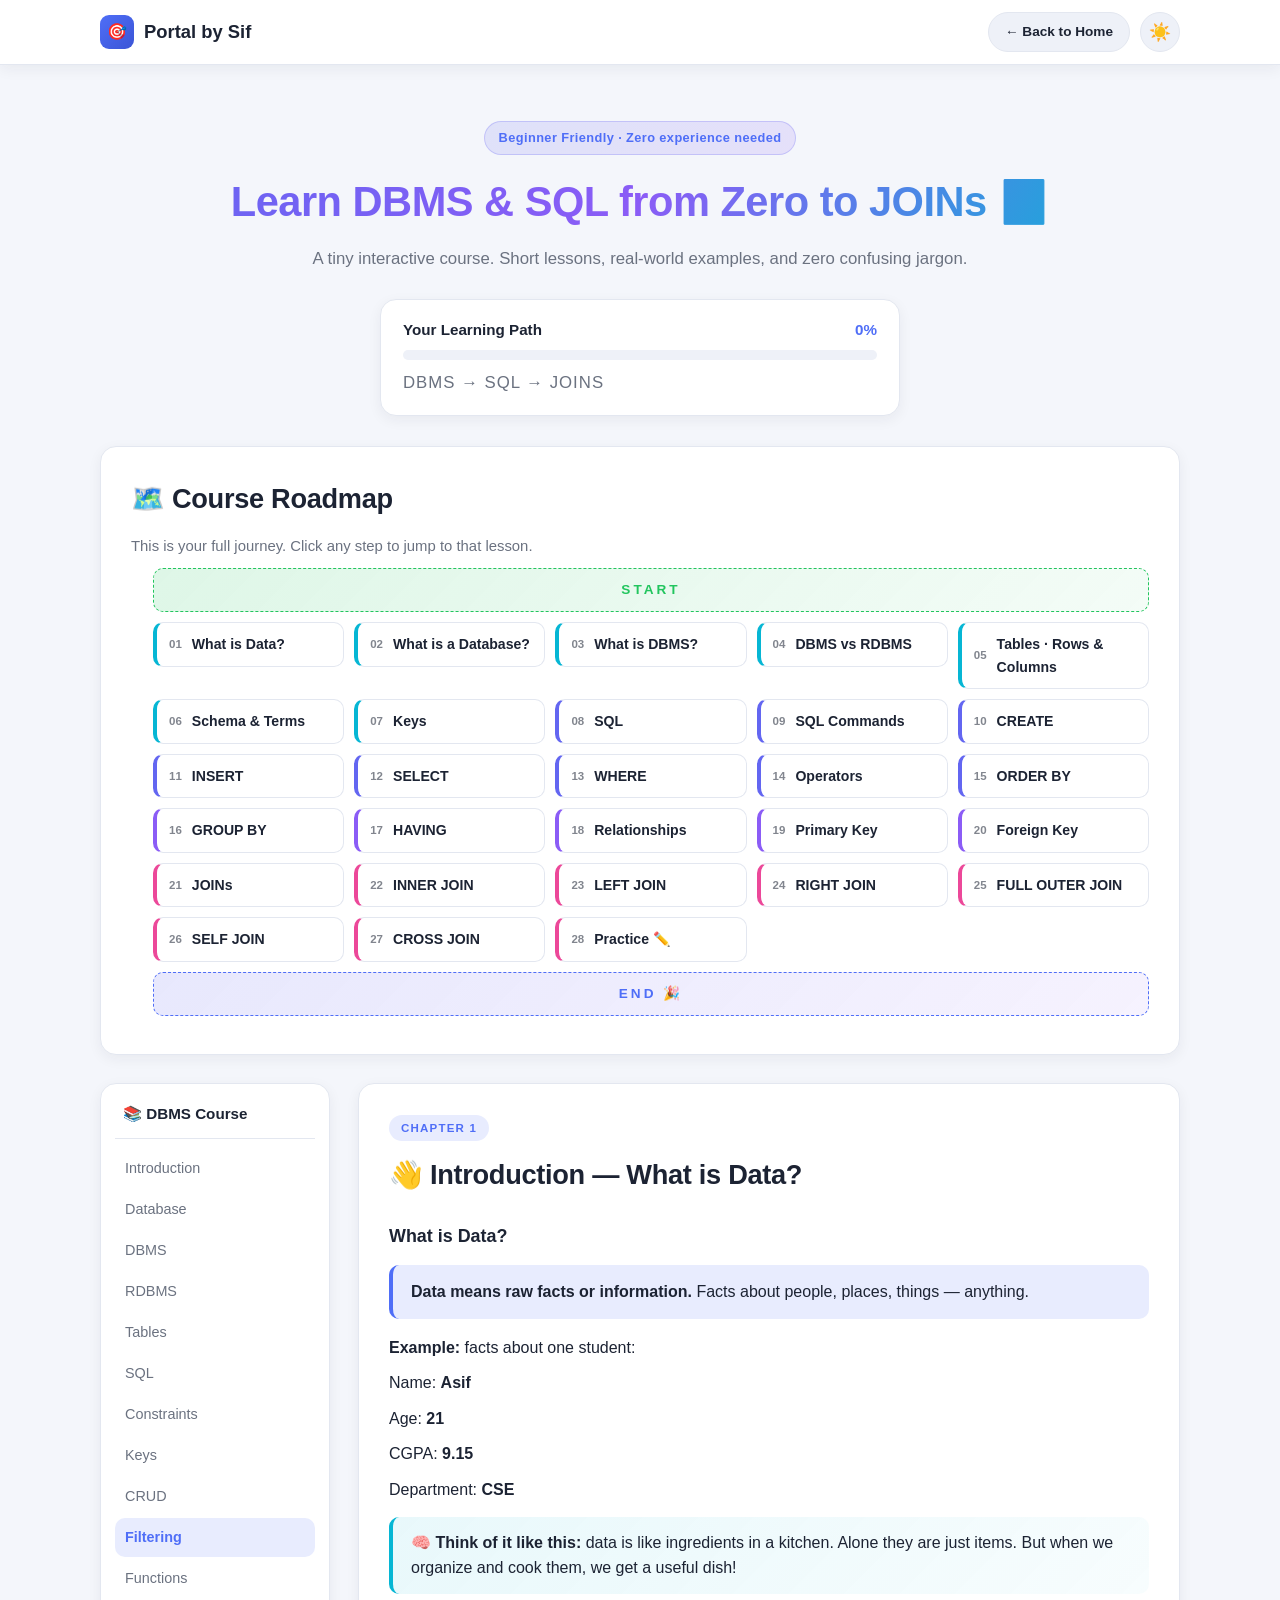
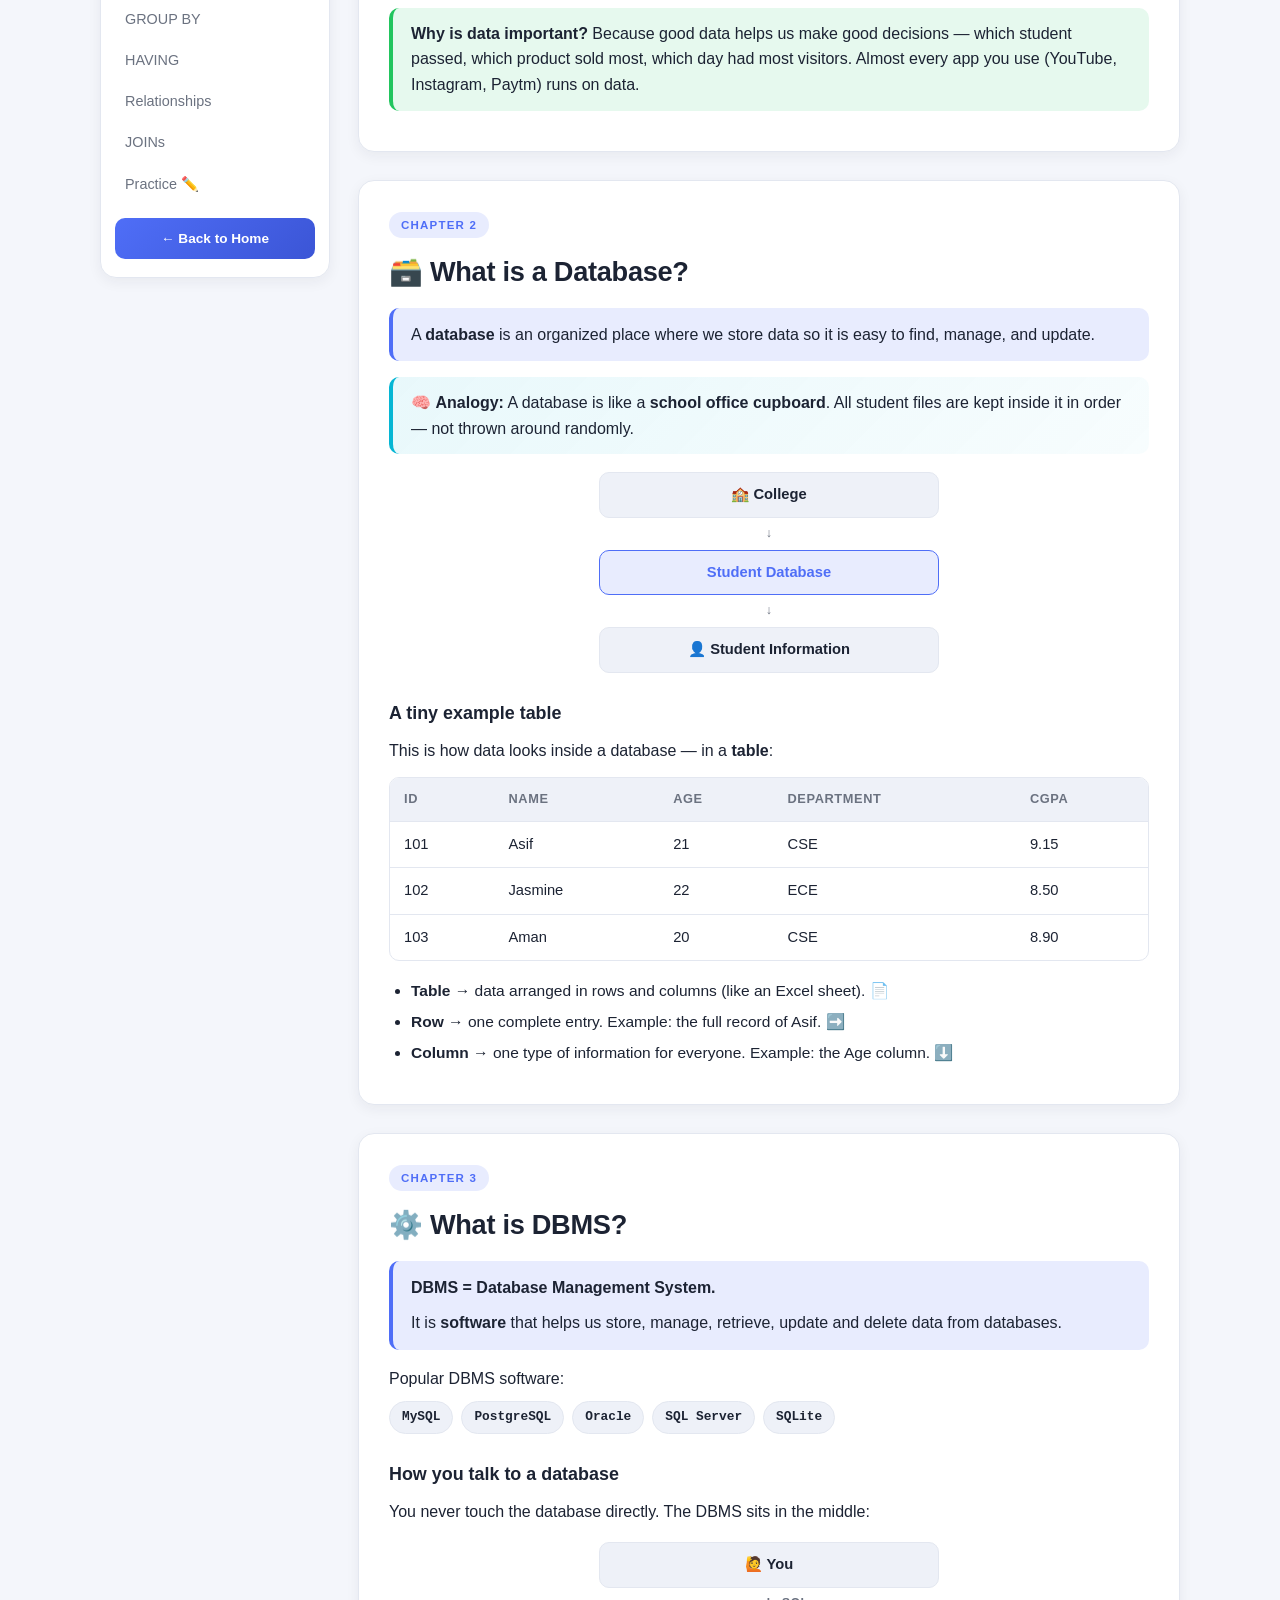
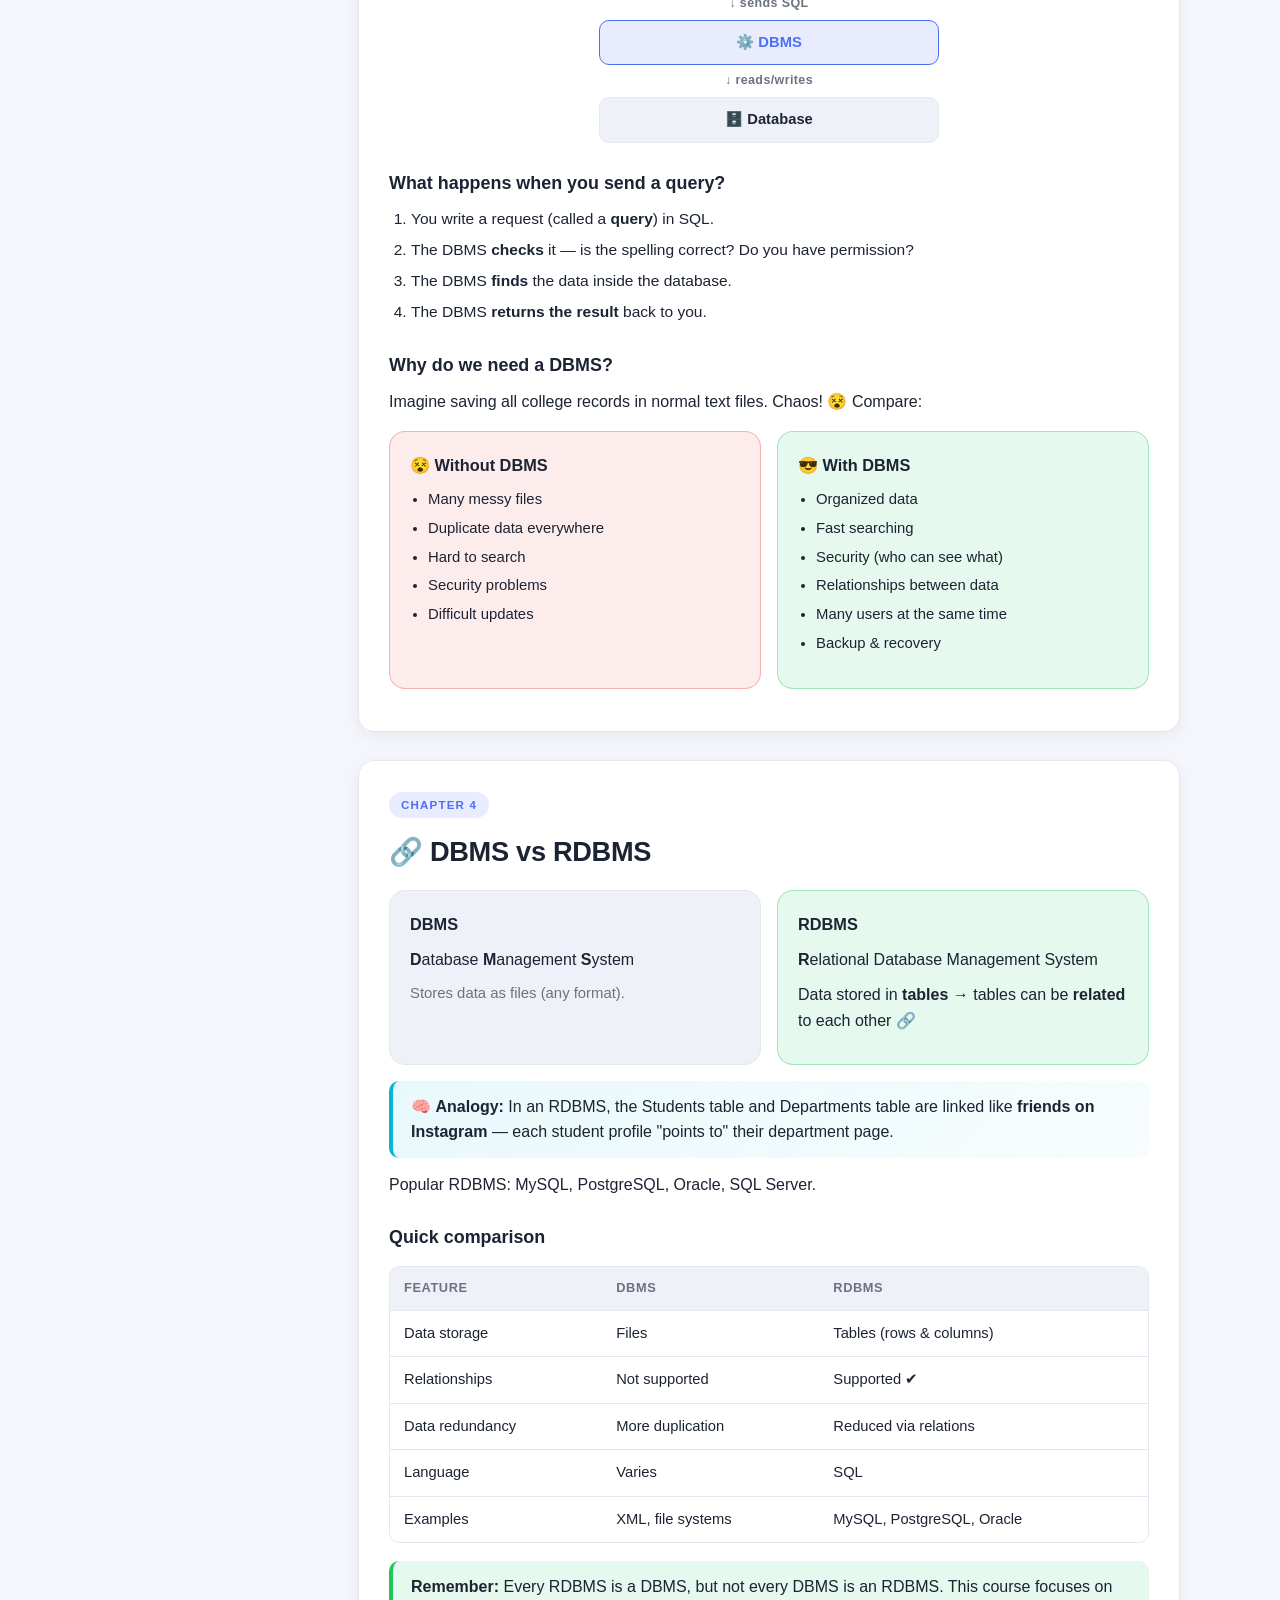
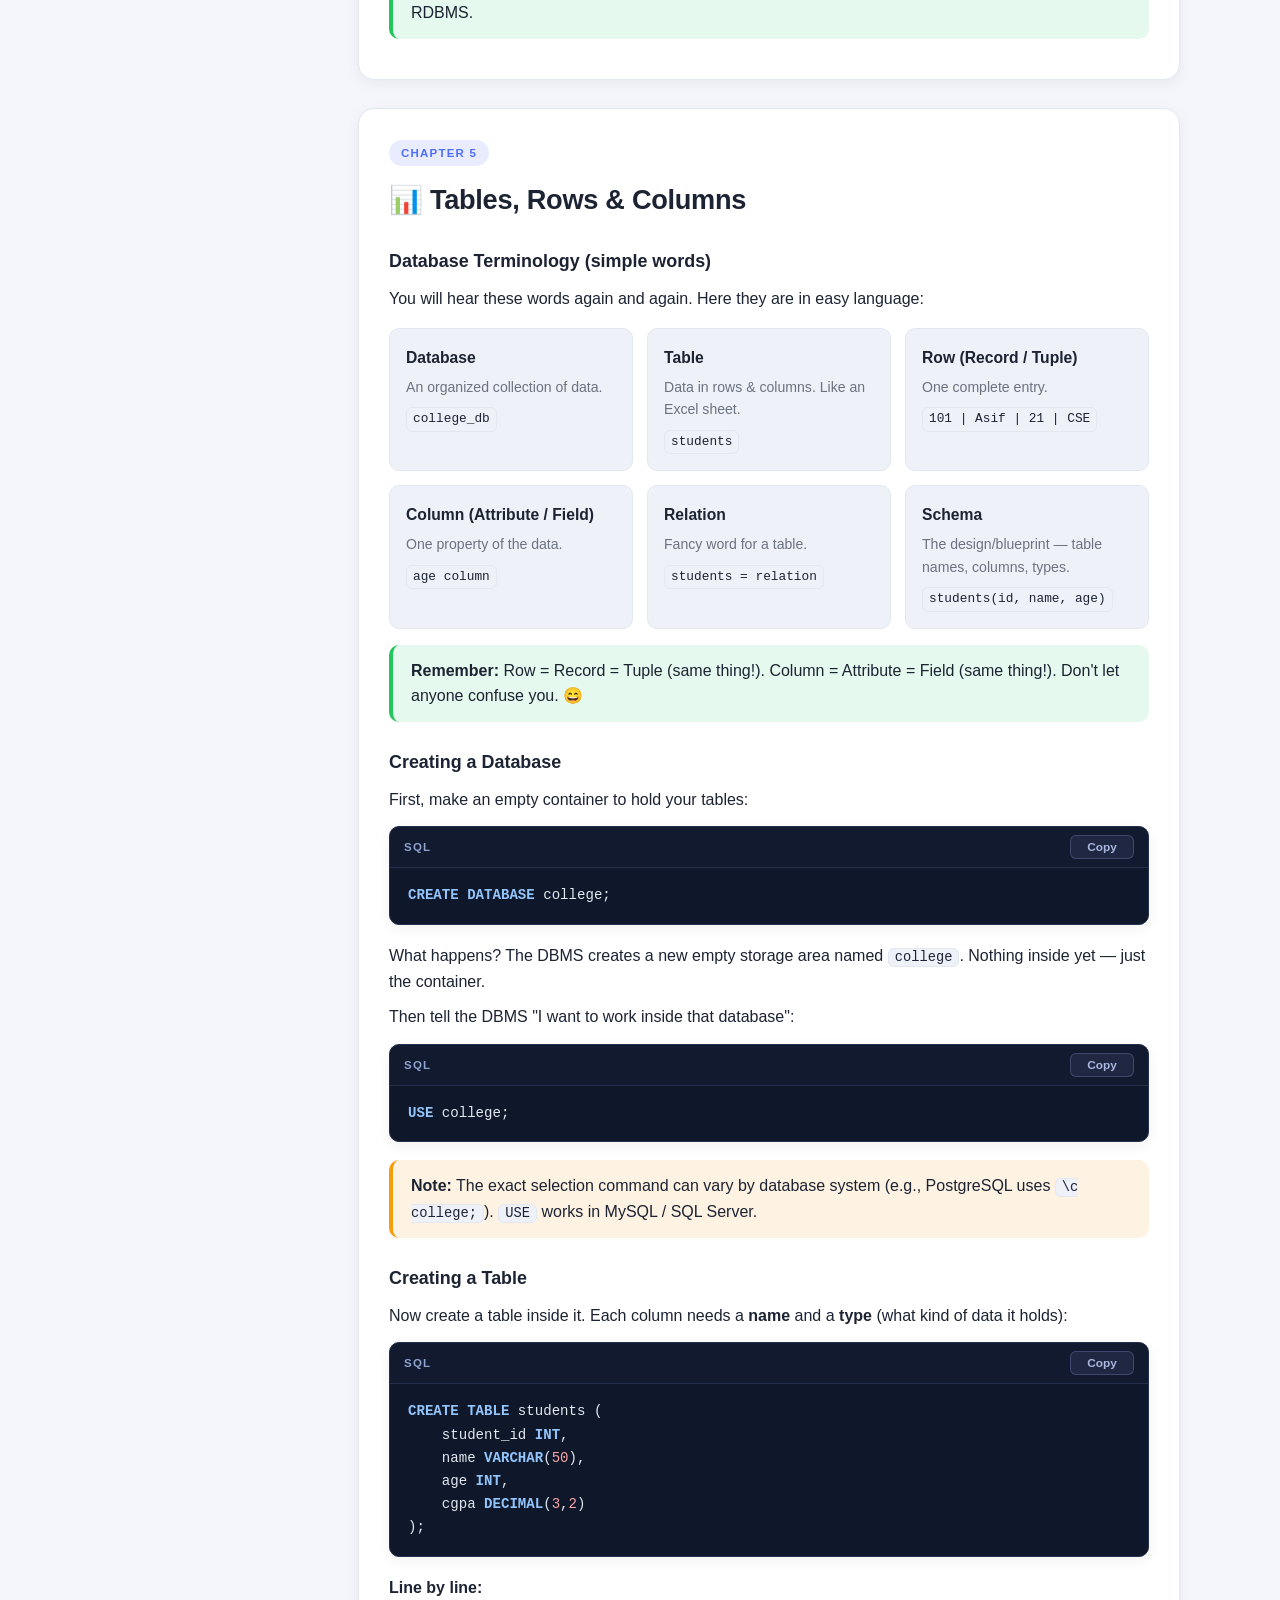
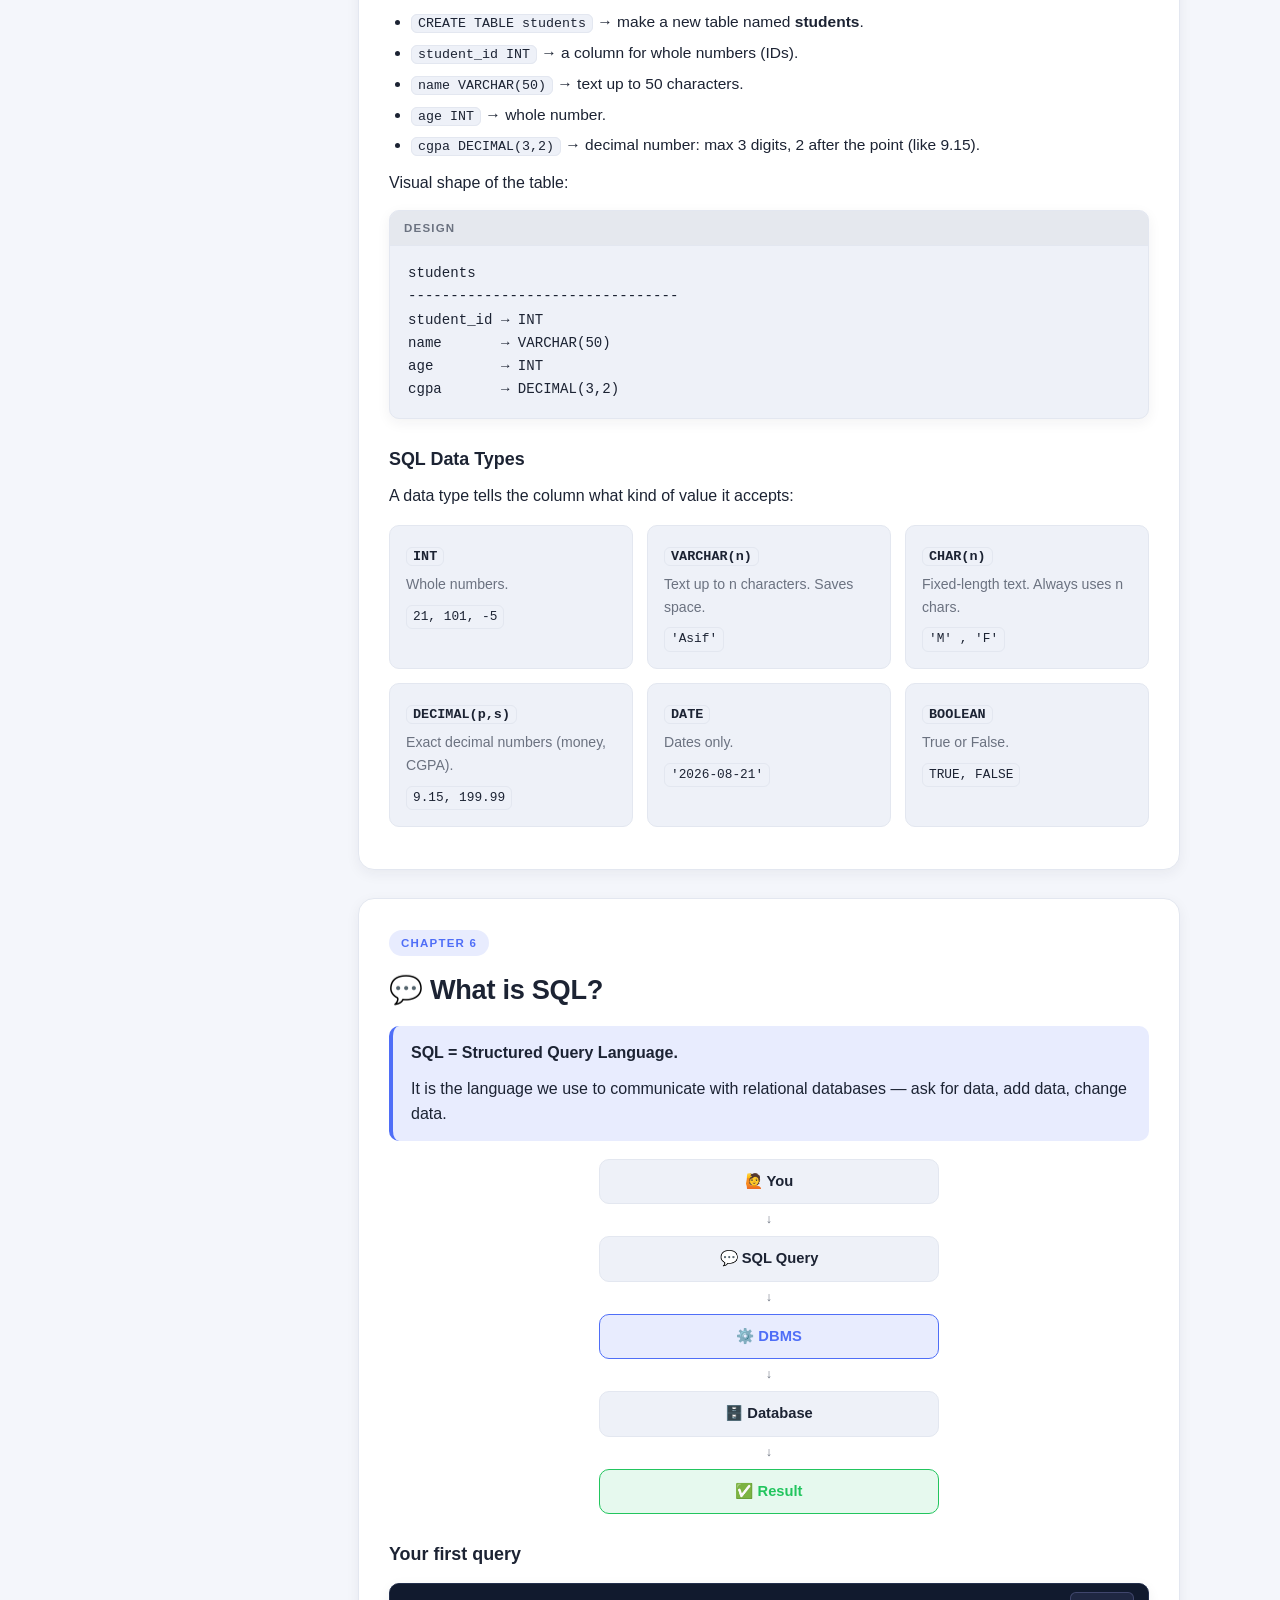
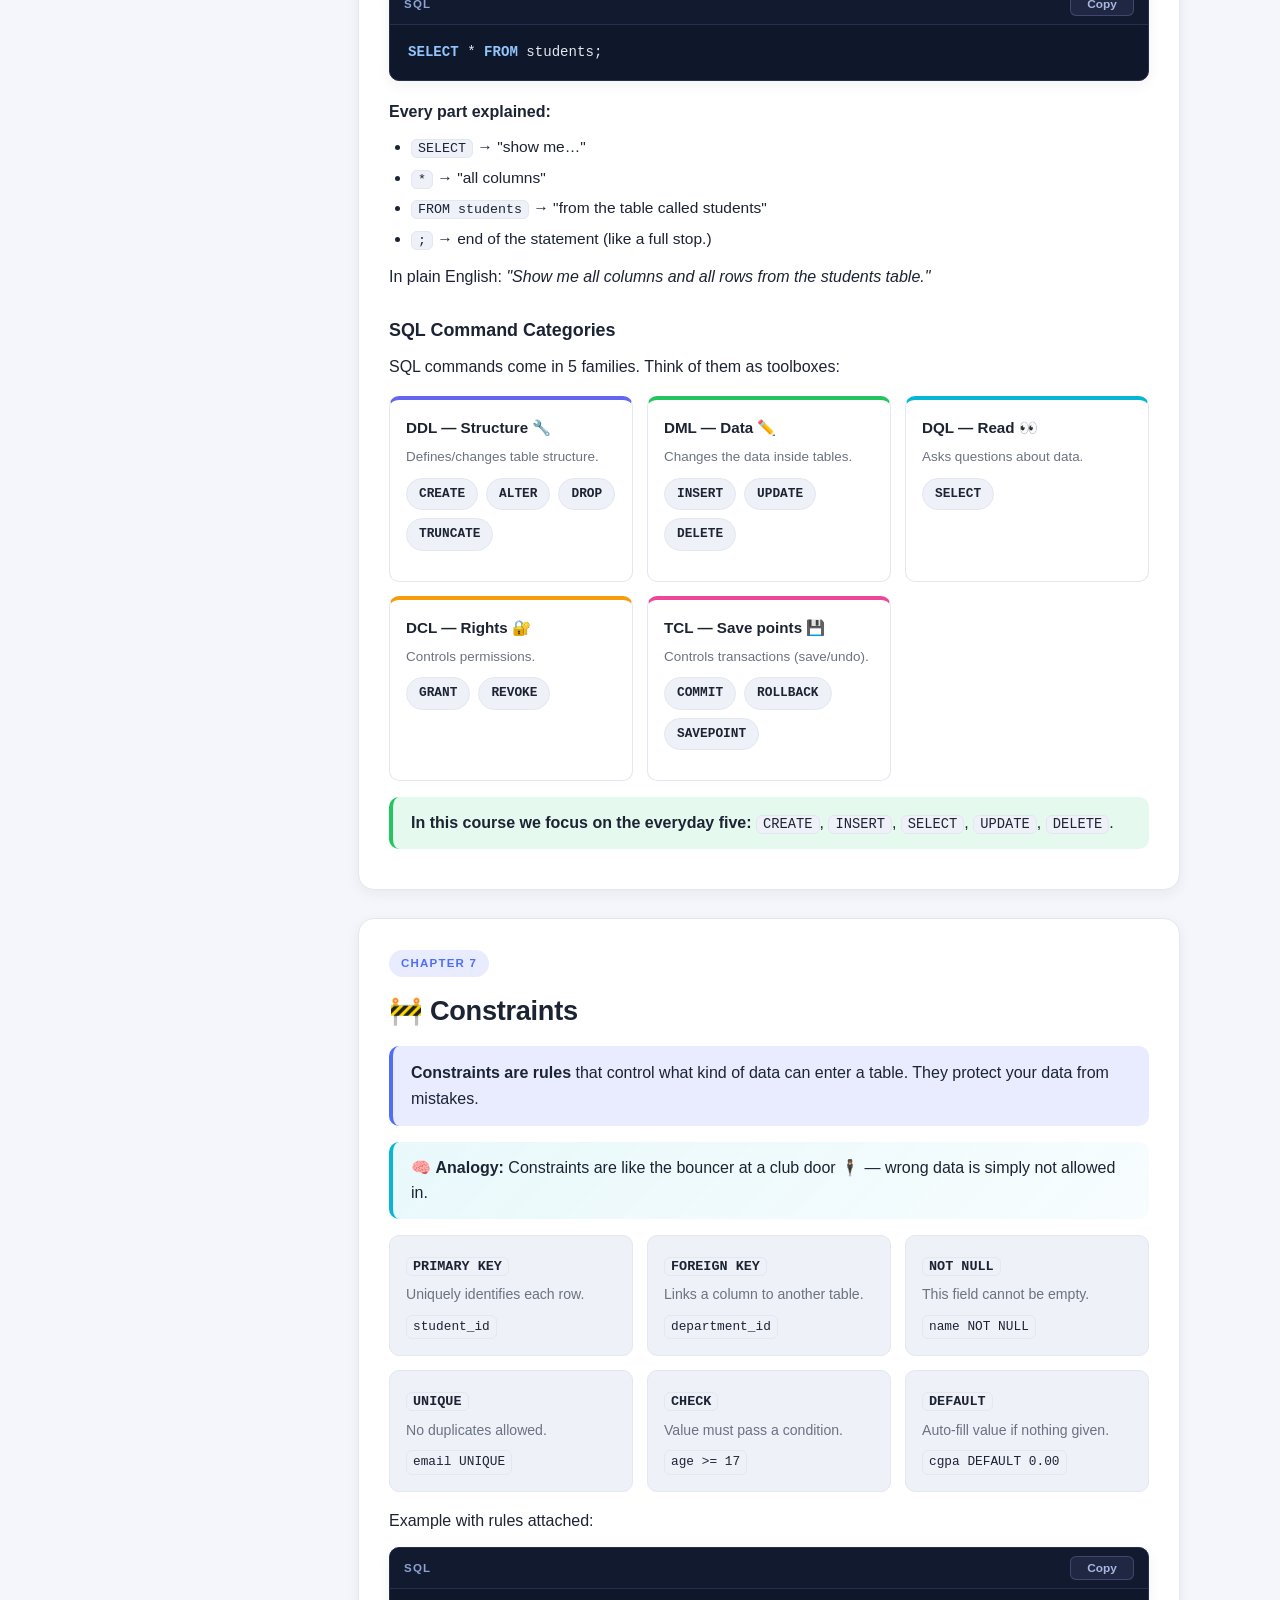
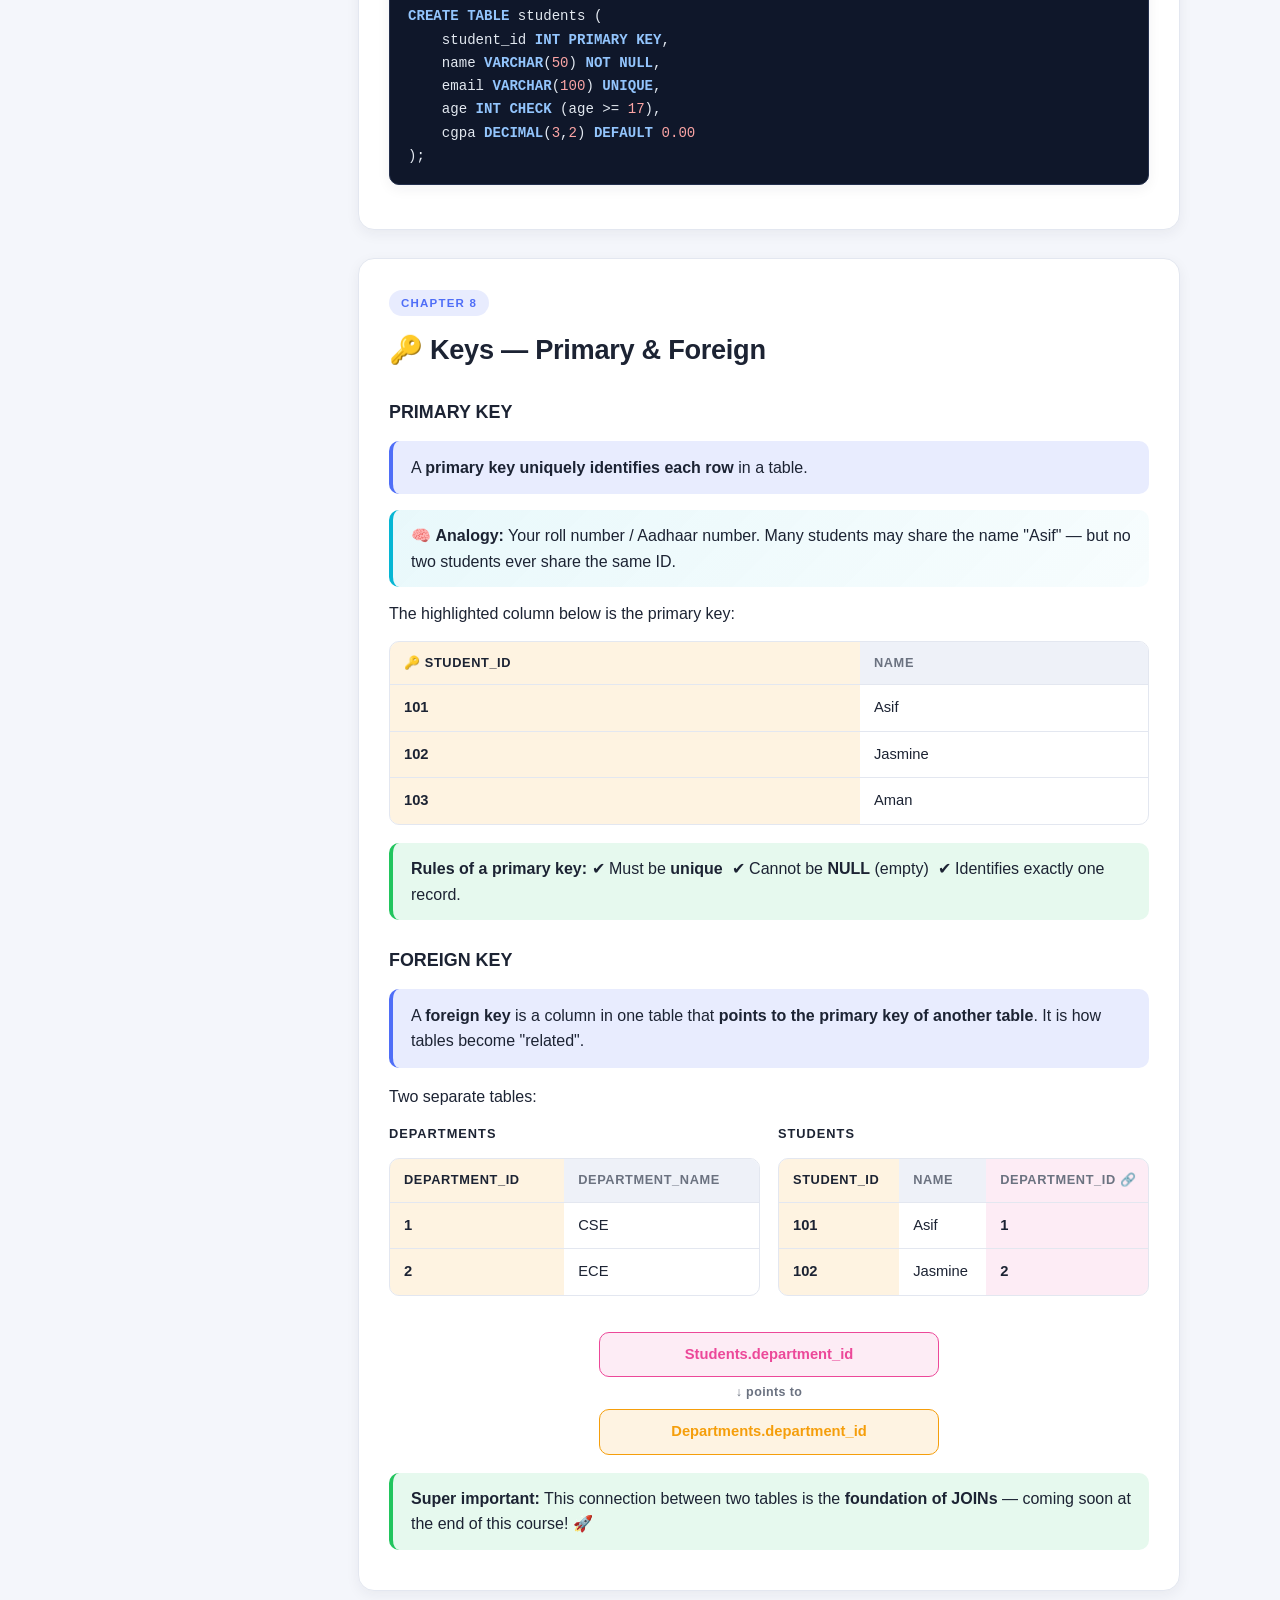
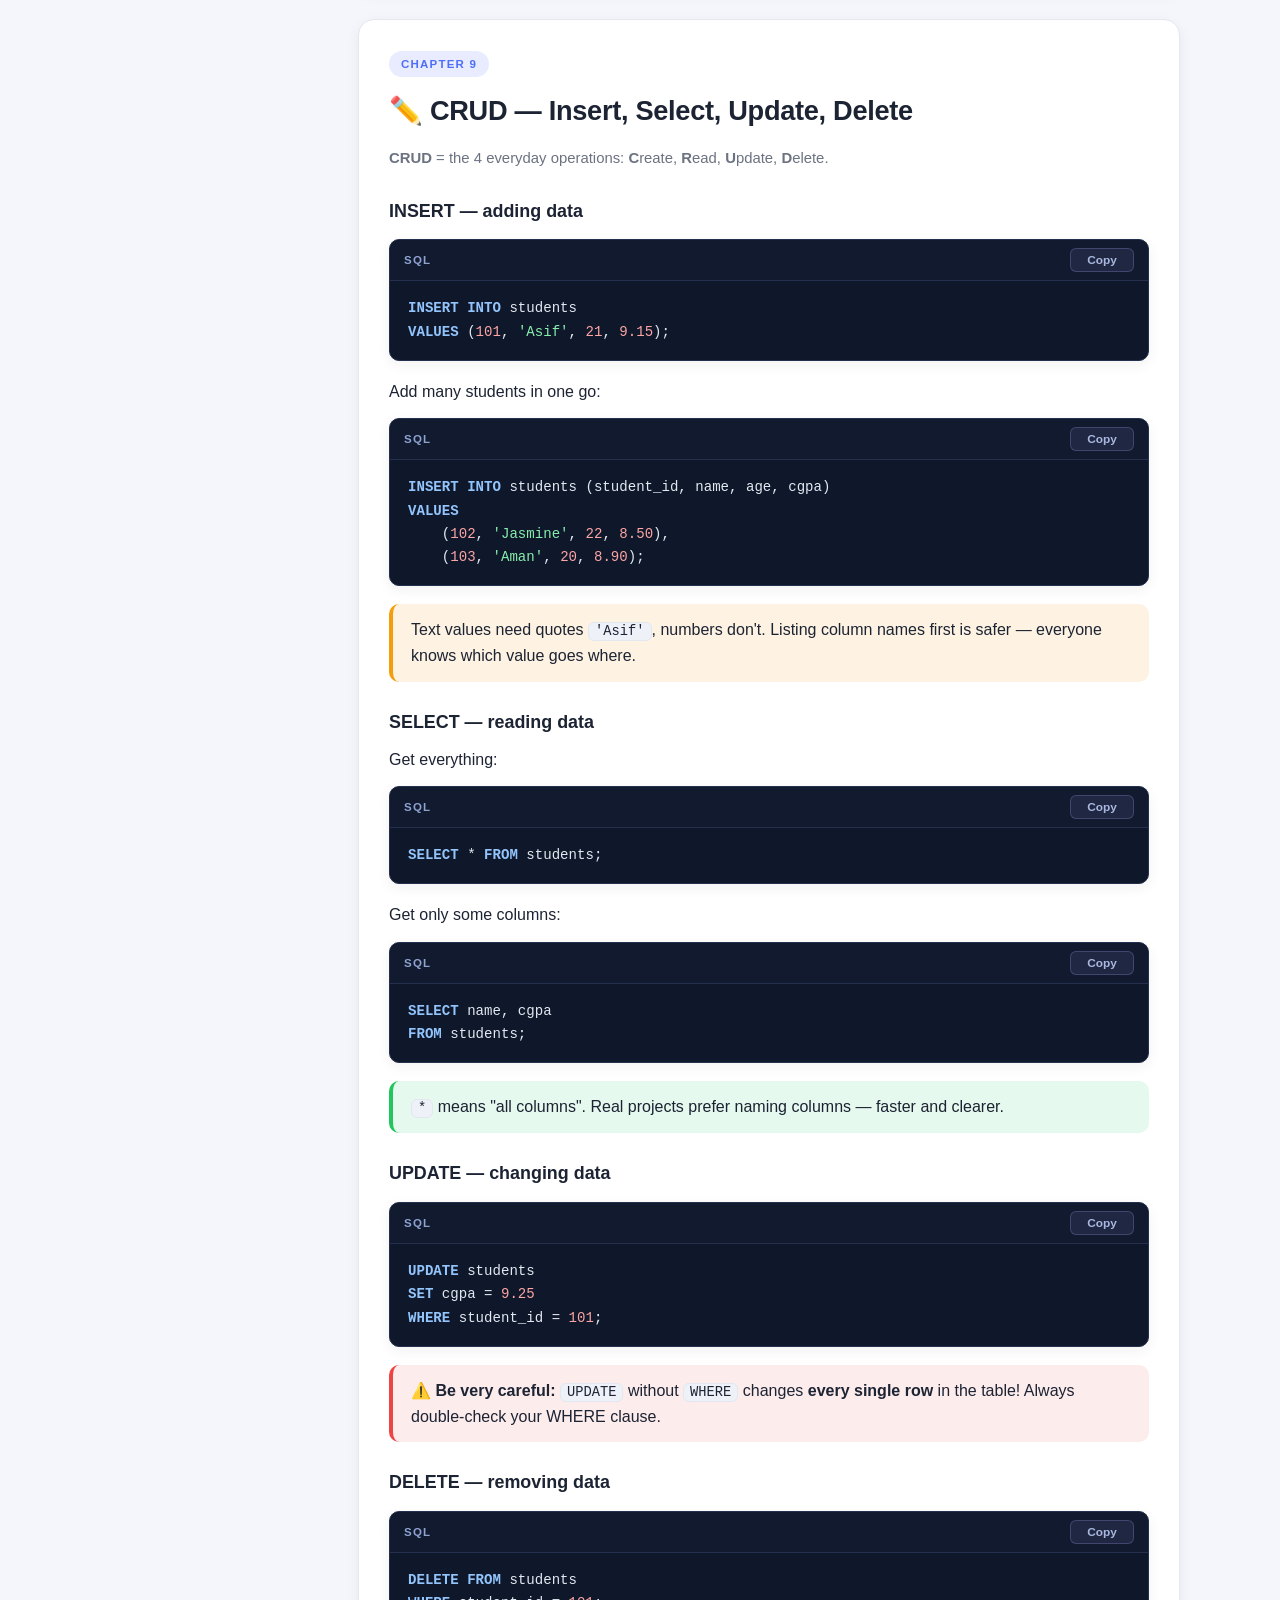
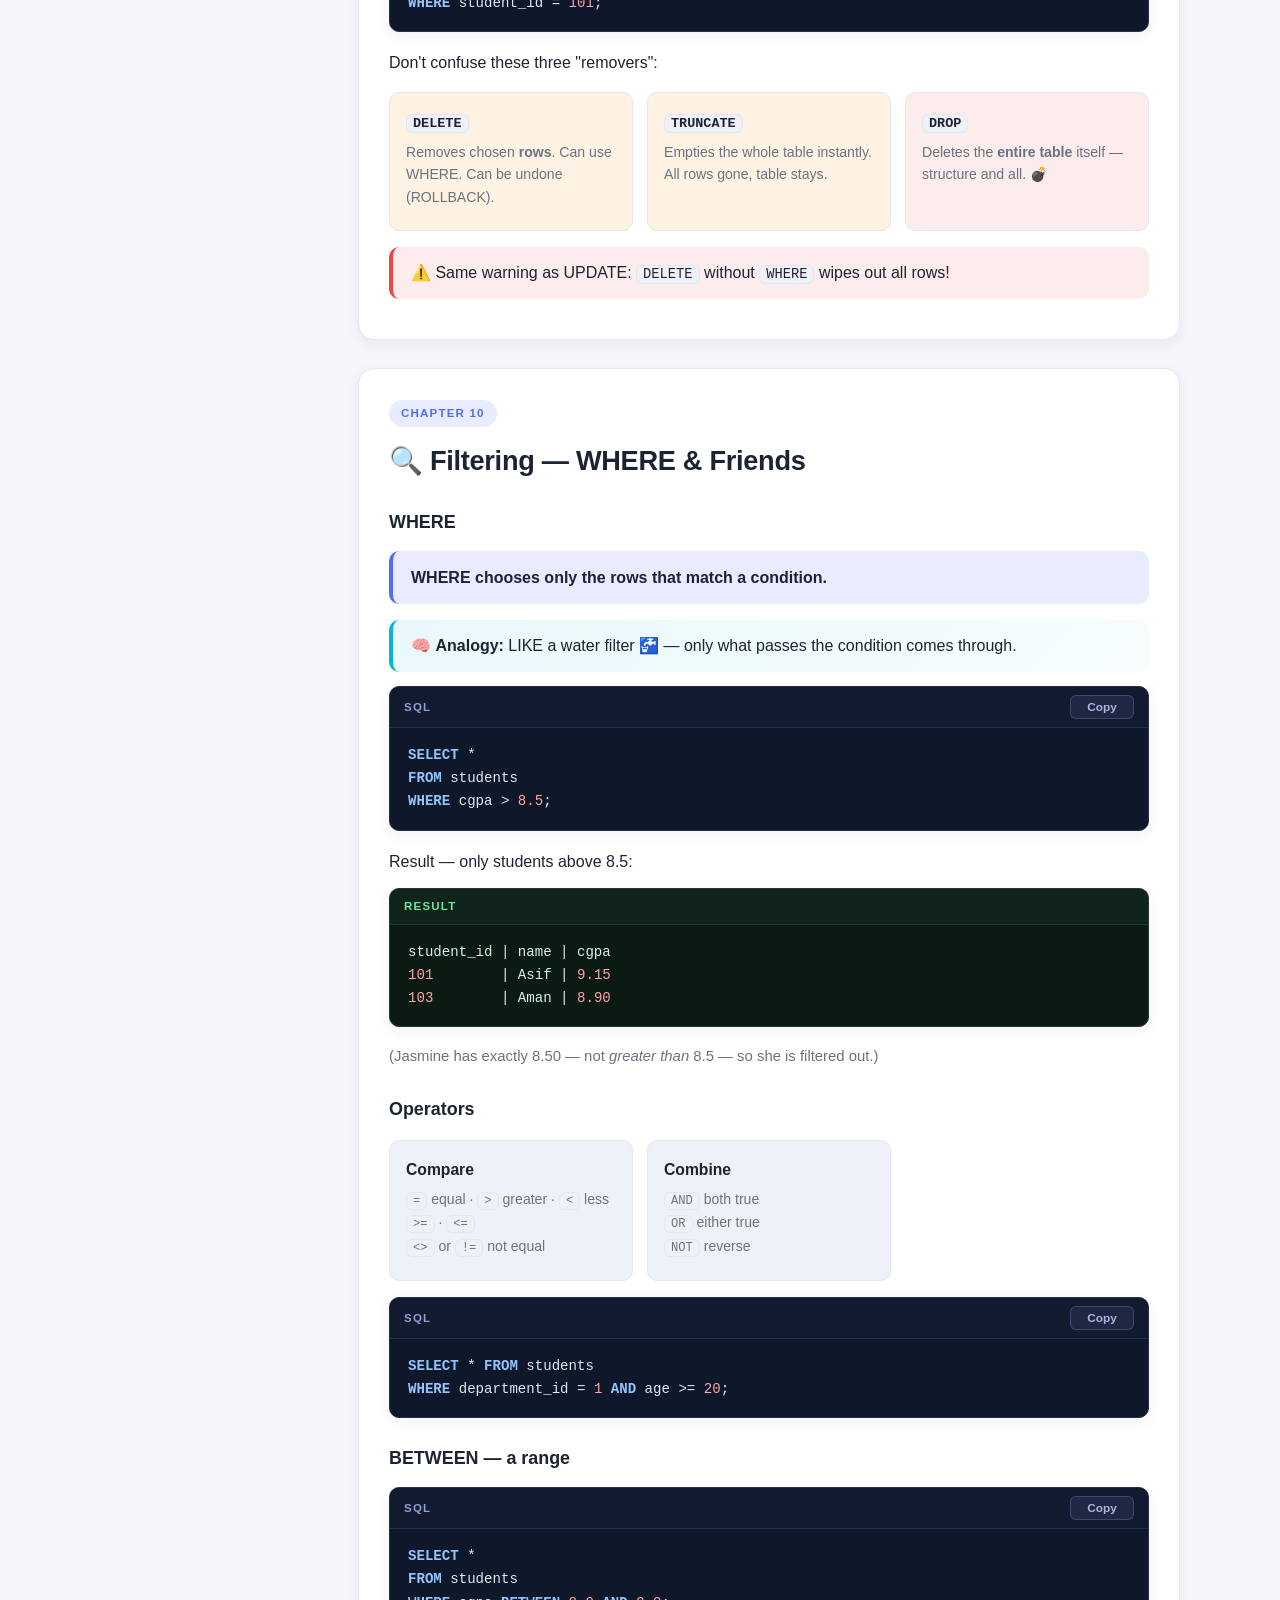
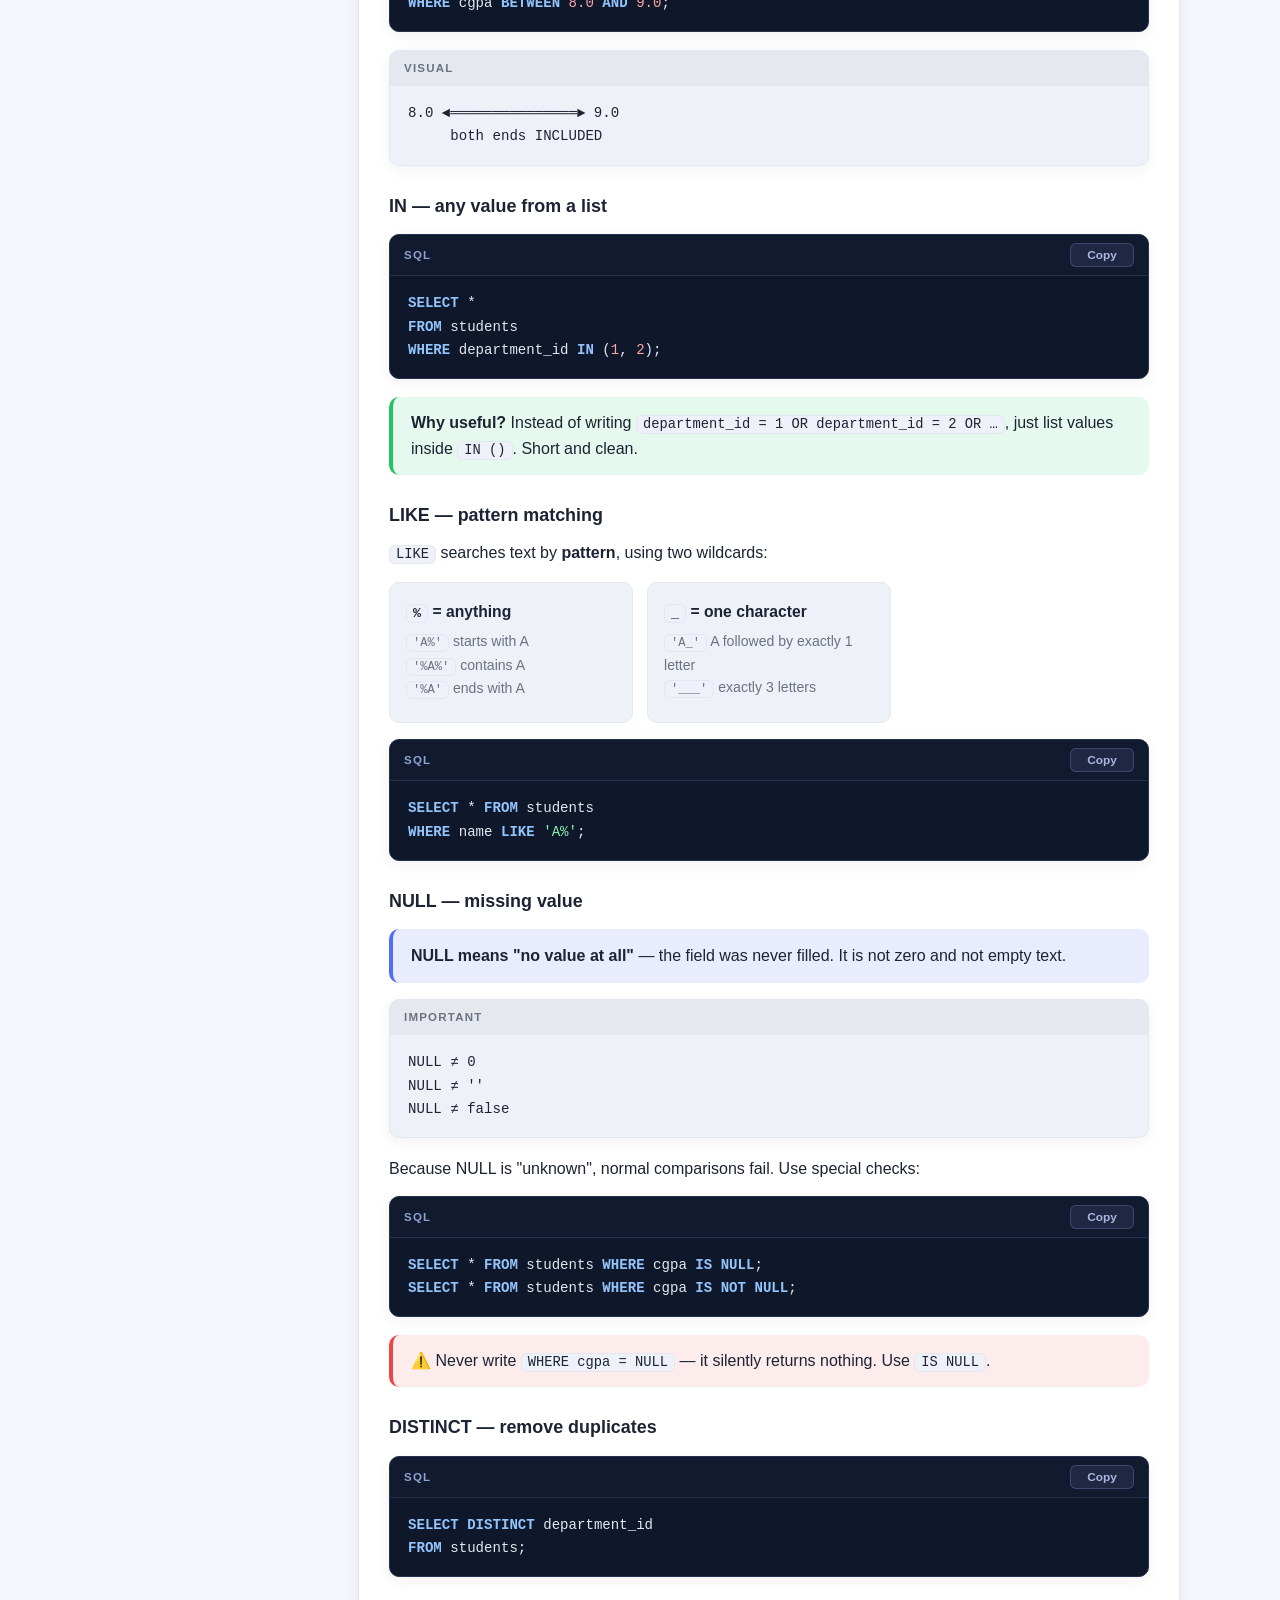
<file: dbms.html>
<!DOCTYPE html>
<html lang="en">
<head>
  <meta charset="UTF-8" />
  <meta name="viewport" content="width=device-width, initial-scale=1.0" />
  <title>DBMS &amp; SQL Beginner Guide</title>
  <meta name="description" content="Learn DBMS and SQL from scratch with simple explanations, examples, and JOINs." />
  <link rel="stylesheet" href="css/style.css" />
  <link rel="stylesheet" href="css/dbms.css" />
</head>
<body>
  <script>try { if (JSON.parse(localStorage.getItem("kcet_mcq_theme")) === "dark") document.body.classList.add("dark"); } catch (e) {}</script>

  <!-- ============ Scroll Progress ============ -->
  <div class="scroll-progress" aria-hidden="true"><div id="scrollProgressBar"></div></div>

  <!-- ============ Navbar ============ -->
  <nav class="navbar">
    <div class="container nav-inner">
      <div class="nav-left">
        <button id="menuToggle" class="icon-btn menu-btn" aria-label="Open sections menu" aria-expanded="false" aria-controls="sidebar">
          ☰
        </button>
        <a href="index.html" class="brand">
          <span class="logo">🎯</span>
          Portal by Sif
        </a>
        <span class="mobile-title">📚 DBMS Learning</span>
      </div>
      <div class="nav-actions">
        <a href="index.html" class="btn-home">← Back to Home</a>
        <button id="themeToggle" class="icon-btn" title="Toggle dark mode">
          <span class="icon-sun">☀️</span>
          <span class="icon-moon">🌙</span>
        </button>
      </div>
    </div>
  </nav>

  <!-- ============ Hero ============ -->
  <header class="container">
    <div class="hero">
      <span class="hero-badge">Beginner Friendly · Zero experience needed</span>
      <h1>Learn DBMS &amp; SQL from Zero to JOINs 🗄️</h1>
      <p>A tiny interactive course. Short lessons, real-world examples, and zero confusing jargon.</p>

      <div class="path-card" role="group" aria-label="Your learning progress">
        <div class="path-info">
          <strong>Your Learning Path</strong>
          <span id="progressPercent" class="path-percent">0%</span>
        </div>
        <div class="progress-bar"><div class="progress-fill" id="learningProgress"></div></div>
        <p class="path-steps">DBMS → SQL → JOINs</p>
      </div>
    </div>
  </header>

  <!-- ============ Roadmap ============ -->
  <section class="container" aria-labelledby="roadmapTitle">
    <div class="chapter-card">
      <h2 id="roadmapTitle">🗺️ Course Roadmap</h2>
      <p class="muted">This is your full journey. Click any step to jump to that lesson.</p>
      <ol class="roadmap">
        <li class="rm-badge rm-start">START</li>
        <li><a class="rm-step p-basic" href="#introduction"><b>01</b>What is Data?</a></li>
        <li><a class="rm-step p-basic" href="#database"><b>02</b>What is a Database?</a></li>
        <li><a class="rm-step p-basic" href="#dbms"><b>03</b>What is DBMS?</a></li>
        <li><a class="rm-step p-basic" href="#rdbms"><b>04</b>DBMS vs RDBMS</a></li>
        <li><a class="rm-step p-basic" href="#tables"><b>05</b>Tables · Rows &amp; Columns</a></li>
        <li><a class="rm-step p-basic" href="#terminology"><b>06</b>Schema &amp; Terms</a></li>
        <li><a class="rm-step p-basic" href="#keys"><b>07</b>Keys</a></li>
        <li><a class="rm-step p-sql" href="#sql"><b>08</b>SQL</a></li>
        <li><a class="rm-step p-sql" href="#commands"><b>09</b>SQL Commands</a></li>
        <li><a class="rm-step p-sql" href="#create-table"><b>10</b>CREATE</a></li>
        <li><a class="rm-step p-sql" href="#insert"><b>11</b>INSERT</a></li>
        <li><a class="rm-step p-sql" href="#select"><b>12</b>SELECT</a></li>
        <li><a class="rm-step p-sql" href="#where"><b>13</b>WHERE</a></li>
        <li><a class="rm-step p-sql" href="#operators"><b>14</b>Operators</a></li>
        <li><a class="rm-step p-sql" href="#order-by"><b>15</b>ORDER BY</a></li>
        <li><a class="rm-step p-adv" href="#groupby"><b>16</b>GROUP BY</a></li>
        <li><a class="rm-step p-adv" href="#having"><b>17</b>HAVING</a></li>
        <li><a class="rm-step p-adv" href="#relationships"><b>18</b>Relationships</a></li>
        <li><a class="rm-step p-adv" href="#primary-key"><b>19</b>Primary Key</a></li>
        <li><a class="rm-step p-adv" href="#foreign-key"><b>20</b>Foreign Key</a></li>
        <li><a class="rm-step p-join" href="#joins"><b>21</b>JOINs</a></li>
        <li><a class="rm-step p-join" href="#inner-join"><b>22</b>INNER JOIN</a></li>
        <li><a class="rm-step p-join" href="#left-join"><b>23</b>LEFT JOIN</a></li>
        <li><a class="rm-step p-join" href="#right-join"><b>24</b>RIGHT JOIN</a></li>
        <li><a class="rm-step p-join" href="#full-join"><b>25</b>FULL OUTER JOIN</a></li>
        <li><a class="rm-step p-join" href="#self-join"><b>26</b>SELF JOIN</a></li>
        <li><a class="rm-step p-join" href="#cross-join"><b>27</b>CROSS JOIN</a></li>
        <li><a class="rm-step p-join" href="#practice"><b>28</b>Practice ✏️</a></li>
        <li class="rm-badge rm-end">END 🎉</li>
      </ol>
    </div>
  </section>

  <!-- ============ Layout: Sidebar + Content ============ -->
  <div class="container dbms-layout">

    <!-- Sidebar -->
    <aside class="sidebar" id="sidebar" aria-label="Course sections">
      <p class="side-title">📚 DBMS Course</p>
      <nav class="side-nav" aria-label="Sections navigation">
        <a href="#introduction" class="active">Introduction</a>
        <a href="#database">Database</a>
        <a href="#dbms">DBMS</a>
        <a href="#rdbms">RDBMS</a>
        <a href="#tables">Tables</a>
        <a href="#sql">SQL</a>
        <a href="#constraints">Constraints</a>
        <a href="#keys">Keys</a>
        <a href="#crud">CRUD</a>
        <a href="#filtering">Filtering</a>
        <a href="#functions">Functions</a>
        <a href="#groupby">GROUP BY</a>
        <a href="#having">HAVING</a>
        <a href="#relationships">Relationships</a>
        <a href="#joins">JOINs</a>
        <a href="#practice">Practice ✏️</a>
      </nav>
      <a href="index.html" class="btn btn-primary side-back">← Back to Home</a>
    </aside>
    <div class="backdrop" id="backdrop" hidden></div>

    <!-- ==================== MAIN CONTENT ==================== -->
    <main class="content">

      <!-- ===== Chapter: Introduction ===== -->
      <section class="chapter-card" id="introduction" aria-labelledby="h-introduction">
        <span class="chapter-tag">Chapter 1</span>
        <h2 id="h-introduction">👋 Introduction — What is Data?</h2>

        <h3 id="data">What is Data?</h3>
        <div class="define">
          <p><strong>Data means raw facts or information.</strong> Facts about people, places, things — anything.</p>
        </div>

        <p><strong>Example:</strong> facts about one student:</p>
        <div class="fact-box">
          <p>Name: <b>Asif</b></p>
          <p>Age: <b>21</b></p>
          <p>CGPA: <b>9.15</b></p>
          <p>Department: <b>CSE</b></p>
        </div>

        <div class="analogy">
          <p>🧠 <b>Think of it like this:</b> data is like ingredients in a kitchen. Alone they are just items. But when we organize and cook them, we get a useful dish!</p>
        </div>

        <div class="tip">
          <p><strong>Why is data important?</strong> Because good data helps us make good decisions — which student passed, which product sold most, which day had most visitors. Almost every app you use (YouTube, Instagram, Paytm) runs on data.</p>
        </div>
      </section>

      <!-- ===== Chapter: Database ===== -->
      <section class="chapter-card" id="database" aria-labelledby="h-database">
        <span class="chapter-tag">Chapter 2</span>
        <h2 id="h-database">🗃️ What is a Database?</h2>

        <div class="define">
          <p>A <strong>database</strong> is an organized place where we store data so it is easy to find, manage, and update.</p>
        </div>

        <div class="analogy">
          <p>🧠 <b>Analogy:</b> A database is like a <b>school office cupboard</b>. All student files are kept inside it in order — not thrown around randomly.</p>
        </div>

        <div class="flow" aria-label="College stores data in a student database which holds student information">
          <span class="flow-node">🏫 College</span>
          <span class="flow-arrow">↓</span>
          <span class="flow-node accent">Student Database</span>
          <span class="flow-arrow">↓</span>
          <span class="flow-node">👤 Student Information</span>
        </div>

        <h3>A tiny example table</h3>
        <p>This is how data looks inside a database — in a <b>table</b>:</p>
        <div class="table-wrap">
          <table>
            <thead>
              <tr><th>ID</th><th>Name</th><th>Age</th><th>Department</th><th>CGPA</th></tr>
            </thead>
            <tbody>
              <tr><td>101</td><td>Asif</td><td>21</td><td>CSE</td><td>9.15</td></tr>
              <tr><td>102</td><td>Jasmine</td><td>22</td><td>ECE</td><td>8.50</td></tr>
              <tr><td>103</td><td>Aman</td><td>20</td><td>CSE</td><td>8.90</td></tr>
            </tbody>
          </table>
        </div>

        <ul class="simple-list">
          <li><b>Table</b> → data arranged in rows and columns (like an Excel sheet). 📄</li>
          <li><b>Row</b> → one complete entry. Example: the full record of Asif. ➡️</li>
          <li><b>Column</b> → one type of information for everyone. Example: the Age column. ⬇️</li>
        </ul>
      </section>

      <!-- ===== Chapter: DBMS ===== -->
      <section class="chapter-card" id="dbms" aria-labelledby="h-dbms">
        <span class="chapter-tag">Chapter 3</span>
        <h2 id="h-dbms">⚙️ What is DBMS?</h2>

        <div class="define">
          <p><strong>DBMS = Database Management System.</strong></p>
          <p>It is <strong>software</strong> that helps us store, manage, retrieve, update and delete data from databases.</p>
        </div>

        <p>Popular DBMS software:</p>
        <div class="chip-row">
          <span class="chip-tag">MySQL</span>
          <span class="chip-tag">PostgreSQL</span>
          <span class="chip-tag">Oracle</span>
          <span class="chip-tag">SQL Server</span>
          <span class="chip-tag">SQLite</span>
        </div>

        <h3>How you talk to a database</h3>
        <p>You never touch the database directly. The DBMS sits in the middle:</p>
        <div class="flow" aria-label="You send SQL to the DBMS which works on the database">
          <span class="flow-node">🙋 You</span>
          <span class="flow-arrow">↓ sends SQL</span>
          <span class="flow-node accent">⚙️ DBMS</span>
          <span class="flow-arrow">↓ reads/writes</span>
          <span class="flow-node">🗄️ Database</span>
        </div>

        <h3>What happens when you send a query?</h3>
        <ol class="simple-list">
          <li>You write a request (called a <b>query</b>) in SQL.</li>
          <li>The DBMS <b>checks</b> it — is the spelling correct? Do you have permission?</li>
          <li>The DBMS <b>finds</b> the data inside the database.</li>
          <li>The DBMS <b>returns the result</b> back to you.</li>
        </ol>

        <h3 id="why-dbms">Why do we need a DBMS?</h3>
        <p>Imagine saving all college records in normal text files. Chaos! 😵 Compare:</p>
        <div class="compare-grid">
          <div class="compare bad">
            <h4>😵 Without DBMS</h4>
            <ul>
              <li>Many messy files</li>
              <li>Duplicate data everywhere</li>
              <li>Hard to search</li>
              <li>Security problems</li>
              <li>Difficult updates</li>
            </ul>
          </div>
          <div class="compare good">
            <h4>😎 With DBMS</h4>
            <ul>
              <li>Organized data</li>
              <li>Fast searching</li>
              <li>Security (who can see what)</li>
              <li>Relationships between data</li>
              <li>Many users at the same time</li>
              <li>Backup &amp; recovery</li>
            </ul>
          </div>
        </div>
      </section>

      <!-- ===== Chapter: RDBMS ===== -->
      <section class="chapter-card" id="rdbms" aria-labelledby="h-rdbms">
        <span class="chapter-tag">Chapter 4</span>
        <h2 id="h-rdbms">🔗 DBMS vs RDBMS</h2>

        <div class="compare-grid">
          <div class="compare plain">
            <h4>DBMS</h4>
            <p><b>D</b>atabase <b>M</b>anagement <b>S</b>ystem</p>
            <p class="muted">Stores data as files (any format).</p>
          </div>
          <div class="compare good">
            <h4>RDBMS</h4>
            <p><b>R</b>elational Database Management System</p>
            <p>Data stored in <b>tables</b> → tables can be <b>related</b> to each other 🔗</p>
          </div>
        </div>

        <div class="analogy">
          <p>🧠 <b>Analogy:</b> In an RDBMS, the Students table and Departments table are linked like <b>friends on Instagram</b> — each student profile "points to" their department page.</p>
        </div>

        <p>Popular RDBMS: MySQL, PostgreSQL, Oracle, SQL Server.</p>

        <h3>Quick comparison</h3>
        <div class="table-wrap">
          <table>
            <thead><tr><th>Feature</th><th>DBMS</th><th>RDBMS</th></tr></thead>
            <tbody>
              <tr><td>Data storage</td><td>Files</td><td>Tables (rows &amp; columns)</td></tr>
              <tr><td>Relationships</td><td>Not supported</td><td>Supported ✔</td></tr>
              <tr><td>Data redundancy</td><td>More duplication</td><td>Reduced via relations</td></tr>
              <tr><td>Language</td><td>Varies</td><td>SQL</td></tr>
              <tr><td>Examples</td><td>XML, file systems</td><td>MySQL, PostgreSQL, Oracle</td></tr>
            </tbody>
          </table>
        </div>
        <div class="tip"><p><strong>Remember:</strong> Every RDBMS is a DBMS, but not every DBMS is an RDBMS. This course focuses on RDBMS.</p></div>
      </section>

      <!-- ===== Chapter: Tables / Terminology ===== -->
      <section class="chapter-card" id="tables" aria-labelledby="h-tables">
        <span class="chapter-tag">Chapter 5</span>
        <h2 id="h-tables">📊 Tables, Rows &amp; Columns</h2>

        <h3 id="terminology">Database Terminology (simple words)</h3>
        <p>You will hear these words again and again. Here they are in easy language:</p>

        <div class="term-grid">
          <div class="term-card"><h4>Database</h4><p>An organized collection of data.</p><code>college_db</code></div>
          <div class="term-card"><h4>Table</h4><p>Data in rows &amp; columns. Like an Excel sheet.</p><code>students</code></div>
          <div class="term-card"><h4>Row (Record / Tuple)</h4><p>One complete entry.</p><code>101 | Asif | 21 | CSE</code></div>
          <div class="term-card"><h4>Column (Attribute / Field)</h4><p>One property of the data.</p><code>age column</code></div>
          <div class="term-card"><h4>Relation</h4><p>Fancy word for a table.</p><code>students = relation</code></div>
          <div class="term-card"><h4>Schema</h4><p>The design/blueprint — table names, columns, types.</p><code>students(id, name, age)</code></div>
        </div>
        <div class="tip"><p><strong>Remember:</strong> Row = Record = Tuple (same thing!). Column = Attribute = Field (same thing!). Don't let anyone confuse you. 😄</p></div>

        <h3 id="create-db">Creating a Database</h3>
        <p>First, make an empty container to hold your tables:</p>
        <figure class="code-block">
          <figcaption><span class="code-lang">SQL</span><button class="copy-btn" type="button">Copy</button></figcaption>
          <pre><code>CREATE DATABASE college;</code></pre>
        </figure>
        <p>What happens? The DBMS creates a new empty storage area named <code>college</code>. Nothing inside yet — just the container.</p>

        <p>Then tell the DBMS "I want to work inside that database":</p>
        <figure class="code-block">
          <figcaption><span class="code-lang">SQL</span><button class="copy-btn" type="button">Copy</button></figcaption>
          <pre><code>USE college;</code></pre>
        </figure>
        <div class="note"><p><b>Note:</b> The exact selection command can vary by database system (e.g., PostgreSQL uses <code>\c college;</code>). <code>USE</code> works in MySQL / SQL Server.</p></div>

        <h3 id="create-table">Creating a Table</h3>
        <p>Now create a table inside it. Each column needs a <b>name</b> and a <b>type</b> (what kind of data it holds):</p>
        <figure class="code-block">
          <figcaption><span class="code-lang">SQL</span><button class="copy-btn" type="button">Copy</button></figcaption>
          <pre><code>CREATE TABLE students (
    student_id INT,
    name VARCHAR(50),
    age INT,
    cgpa DECIMAL(3,2)
);</code></pre>
        </figure>
        <p><b>Line by line:</b></p>
        <ul class="simple-list">
          <li><code>CREATE TABLE students</code> → make a new table named <b>students</b>.</li>
          <li><code>student_id INT</code> → a column for whole numbers (IDs).</li>
          <li><code>name VARCHAR(50)</code> → text up to 50 characters.</li>
          <li><code>age INT</code> → whole number.</li>
          <li><code>cgpa DECIMAL(3,2)</code> → decimal number: max 3 digits, 2 after the point (like 9.15).</li>
        </ul>

        <p>Visual shape of the table:</p>
        <figure class="code-block ascii">
          <figcaption><span class="code-lang">Design</span></figcaption>
          <pre><code>students
--------------------------------
student_id → INT
name       → VARCHAR(50)
age        → INT
cgpa       → DECIMAL(3,2)</code></pre>
        </figure>

        <h3 id="data-types">SQL Data Types</h3>
        <p>A data type tells the column what kind of value it accepts:</p>
        <div class="type-grid">
          <div class="term-card"><h4><code>INT</code></h4><p>Whole numbers.</p><code>21, 101, -5</code></div>
          <div class="term-card"><h4><code>VARCHAR(n)</code></h4><p>Text up to n characters. Saves space.</p><code>'Asif'</code></div>
          <div class="term-card"><h4><code>CHAR(n)</code></h4><p>Fixed-length text. Always uses n chars.</p><code>'M' , 'F'</code></div>
          <div class="term-card"><h4><code>DECIMAL(p,s)</code></h4><p>Exact decimal numbers (money, CGPA).</p><code>9.15, 199.99</code></div>
          <div class="term-card"><h4><code>DATE</code></h4><p>Dates only.</p><code>'2026-08-21'</code></div>
          <div class="term-card"><h4><code>BOOLEAN</code></h4><p>True or False.</p><code>TRUE, FALSE</code></div>
        </div>
      </section>

      <!-- ===== Chapter: SQL ===== -->
      <section class="chapter-card" id="sql" aria-labelledby="h-sql">
        <span class="chapter-tag">Chapter 6</span>
        <h2 id="h-sql">💬 What is SQL?</h2>

        <div class="define">
          <p><strong>SQL = Structured Query Language.</strong></p>
          <p>It is the language we use to communicate with relational databases — ask for data, add data, change data.</p>
        </div>

        <div class="flow" aria-label="You write a SQL query, the DBMS runs it on the database and returns a result">
          <span class="flow-node">🙋 You</span>
          <span class="flow-arrow">↓</span>
          <span class="flow-node">💬 SQL Query</span>
          <span class="flow-arrow">↓</span>
          <span class="flow-node accent">⚙️ DBMS</span>
          <span class="flow-arrow">↓</span>
          <span class="flow-node">🗄️ Database</span>
          <span class="flow-arrow">↓</span>
          <span class="flow-node success">✅ Result</span>
        </div>

        <h3>Your first query</h3>
        <figure class="code-block">
          <figcaption><span class="code-lang">SQL</span><button class="copy-btn" type="button">Copy</button></figcaption>
          <pre><code>SELECT * FROM students;</code></pre>
        </figure>
        <p><b>Every part explained:</b></p>
        <ul class="simple-list">
          <li><code>SELECT</code> → "show me…"</li>
          <li><code>*</code> → "all columns"</li>
          <li><code>FROM students</code> → "from the table called students"</li>
          <li><code>;</code> → end of the statement (like a full stop.)</li>
        </ul>
        <p>In plain English: <i>"Show me all columns and all rows from the students table."</i></p>

        <h3 id="commands">SQL Command Categories</h3>
        <p>SQL commands come in 5 families. Think of them as toolboxes:</p>
        <div class="cmd-grid">
          <div class="cmd-card ddl"><h4>DDL — Structure 🔧</h4><p>Defines/changes table structure.</p><div class="chip-row"><span class="chip-tag">CREATE</span><span class="chip-tag">ALTER</span><span class="chip-tag">DROP</span><span class="chip-tag">TRUNCATE</span></div></div>
          <div class="cmd-card dml"><h4>DML — Data ✏️</h4><p>Changes the data inside tables.</p><div class="chip-row"><span class="chip-tag">INSERT</span><span class="chip-tag">UPDATE</span><span class="chip-tag">DELETE</span></div></div>
          <div class="cmd-card dql"><h4>DQL — Read 👀</h4><p>Asks questions about data.</p><div class="chip-row"><span class="chip-tag">SELECT</span></div></div>
          <div class="cmd-card dcl"><h4>DCL — Rights 🔐</h4><p>Controls permissions.</p><div class="chip-row"><span class="chip-tag">GRANT</span><span class="chip-tag">REVOKE</span></div></div>
          <div class="cmd-card tcl"><h4>TCL — Save points 💾</h4><p>Controls transactions (save/undo).</p><div class="chip-row"><span class="chip-tag">COMMIT</span><span class="chip-tag">ROLLBACK</span><span class="chip-tag">SAVEPOINT</span></div></div>
        </div>
        <div class="tip"><p><strong>In this course we focus on the everyday five:</strong> <code>CREATE</code>, <code>INSERT</code>, <code>SELECT</code>, <code>UPDATE</code>, <code>DELETE</code>.</p></div>
      </section>

      <!-- ===== Chapter: Constraints ===== -->
      <section class="chapter-card" id="constraints" aria-labelledby="h-constraints">
        <span class="chapter-tag">Chapter 7</span>
        <h2 id="h-constraints">🚧 Constraints</h2>

        <div class="define">
          <p><strong>Constraints are rules</strong> that control what kind of data can enter a table. They protect your data from mistakes.</p>
        </div>

        <div class="analogy"><p>🧠 <b>Analogy:</b> Constraints are like the bouncer at a club door 🕴️ — wrong data is simply not allowed in.</p></div>

        <div class="term-grid">
          <div class="term-card"><h4><code>PRIMARY KEY</code></h4><p>Uniquely identifies each row.</p><code>student_id</code></div>
          <div class="term-card"><h4><code>FOREIGN KEY</code></h4><p>Links a column to another table.</p><code>department_id</code></div>
          <div class="term-card"><h4><code>NOT NULL</code></h4><p>This field cannot be empty.</p><code>name NOT NULL</code></div>
          <div class="term-card"><h4><code>UNIQUE</code></h4><p>No duplicates allowed.</p><code>email UNIQUE</code></div>
          <div class="term-card"><h4><code>CHECK</code></h4><p>Value must pass a condition.</p><code>age &gt;= 17</code></div>
          <div class="term-card"><h4><code>DEFAULT</code></h4><p>Auto-fill value if nothing given.</p><code>cgpa DEFAULT 0.00</code></div>
        </div>

        <p>Example with rules attached:</p>
        <figure class="code-block">
          <figcaption><span class="code-lang">SQL</span><button class="copy-btn" type="button">Copy</button></figcaption>
          <pre><code>CREATE TABLE students (
    student_id INT PRIMARY KEY,
    name VARCHAR(50) NOT NULL,
    email VARCHAR(100) UNIQUE,
    age INT CHECK (age &gt;= 17),
    cgpa DECIMAL(3,2) DEFAULT 0.00
);</code></pre>
        </figure>
      </section>

      <!-- ===== Chapter: Keys ===== -->
      <section class="chapter-card" id="keys" aria-labelledby="h-keys">
        <span class="chapter-tag">Chapter 8</span>
        <h2 id="h-keys">🔑 Keys — Primary &amp; Foreign</h2>

        <h3 id="primary-key">PRIMARY KEY</h3>
        <div class="define"><p>A <strong>primary key uniquely identifies each row</strong> in a table.</p></div>
        <div class="analogy"><p>🧠 <b>Analogy:</b> Your roll number / Aadhaar number. Many students may share the name "Asif" — but no two students ever share the same ID.</p></div>

        <p>The highlighted column below is the primary key:</p>
        <div class="table-wrap">
          <table>
            <thead><tr><th class="pk">🔑 student_id</th><th>name</th></tr></thead>
            <tbody>
              <tr><td class="pk">101</td><td>Asif</td></tr>
              <tr><td class="pk">102</td><td>Jasmine</td></tr>
              <tr><td class="pk">103</td><td>Aman</td></tr>
            </tbody>
          </table>
        </div>
        <div class="tip"><p><strong>Rules of a primary key:</strong> ✔ Must be <b>unique</b> &nbsp;✔ Cannot be <b>NULL</b> (empty) &nbsp;✔ Identifies exactly one record.</p></div>

        <h3 id="foreign-key">FOREIGN KEY</h3>
        <div class="define"><p>A <strong>foreign key</strong> is a column in one table that <strong>points to the primary key of another table</strong>. It is how tables become "related".</p></div>

        <p>Two separate tables:</p>
        <div class="dual-tables">
          <div>
            <p class="tbl-name">Departments</p>
            <div class="table-wrap">
              <table>
                <thead><tr><th class="pk">department_id</th><th>department_name</th></tr></thead>
                <tbody>
                  <tr><td class="pk">1</td><td>CSE</td></tr>
                  <tr><td class="pk">2</td><td>ECE</td></tr>
                </tbody>
              </table>
            </div>
          </div>
          <div>
            <p class="tbl-name">Students</p>
            <div class="table-wrap">
              <table>
                <thead><tr><th class="pk">student_id</th><th>name</th><th class="fk">department_id 🔗</th></tr></thead>
                <tbody>
                  <tr><td class="pk">101</td><td>Asif</td><td class="fk">1</td></tr>
                  <tr><td class="pk">102</td><td>Jasmine</td><td class="fk">2</td></tr>
                </tbody>
              </table>
            </div>
          </div>
        </div>

        <div class="flow" aria-label="Students.department_id points to Departments.department_id">
          <span class="flow-node fk-node">Students.department_id</span>
          <span class="flow-arrow">↓ points to</span>
          <span class="flow-node pk-node">Departments.department_id</span>
        </div>

        <div class="tip"><p><strong>Super important:</strong> This connection between two tables is the <b>foundation of JOINs</b> — coming soon at the end of this course! 🚀</p></div>
      </section>

      <!-- ===== Chapter: CRUD ===== -->
      <section class="chapter-card" id="crud" aria-labelledby="h-crud">
        <span class="chapter-tag">Chapter 9</span>
        <h2 id="h-crud">✏️ CRUD — Insert, Select, Update, Delete</h2>
        <p class="muted"><b>CRUD</b> = the 4 everyday operations: <b>C</b>reate, <b>R</b>ead, <b>U</b>pdate, <b>D</b>elete.</p>

        <h3 id="insert">INSERT — adding data</h3>
        <figure class="code-block">
          <figcaption><span class="code-lang">SQL</span><button class="copy-btn" type="button">Copy</button></figcaption>
          <pre><code>INSERT INTO students
VALUES (101, 'Asif', 21, 9.15);</code></pre>
        </figure>
        <p>Add many students in one go:</p>
        <figure class="code-block">
          <figcaption><span class="code-lang">SQL</span><button class="copy-btn" type="button">Copy</button></figcaption>
          <pre><code>INSERT INTO students (student_id, name, age, cgpa)
VALUES
    (102, 'Jasmine', 22, 8.50),
    (103, 'Aman', 20, 8.90);</code></pre>
        </figure>
        <div class="note"><p>Text values need quotes <code>'Asif'</code>, numbers don't. Listing column names first is safer — everyone knows which value goes where.</p></div>

        <h3 id="select">SELECT — reading data</h3>
        <p>Get everything:</p>
        <figure class="code-block">
          <figcaption><span class="code-lang">SQL</span><button class="copy-btn" type="button">Copy</button></figcaption>
          <pre><code>SELECT * FROM students;</code></pre>
        </figure>
        <p>Get only some columns:</p>
        <figure class="code-block">
          <figcaption><span class="code-lang">SQL</span><button class="copy-btn" type="button">Copy</button></figcaption>
          <pre><code>SELECT name, cgpa
FROM students;</code></pre>
        </figure>
        <div class="tip"><p><code>*</code> means "all columns". Real projects prefer naming columns — faster and clearer.</p></div>

        <h3 id="update">UPDATE — changing data</h3>
        <figure class="code-block">
          <figcaption><span class="code-lang">SQL</span><button class="copy-btn" type="button">Copy</button></figcaption>
          <pre><code>UPDATE students
SET cgpa = 9.25
WHERE student_id = 101;</code></pre>
        </figure>
        <div class="warning">
          <p>⚠️ <strong>Be very careful:</strong> <code>UPDATE</code> without <code>WHERE</code> changes <b>every single row</b> in the table! Always double-check your WHERE clause.</p>
        </div>

        <h3 id="delete">DELETE — removing data</h3>
        <figure class="code-block">
          <figcaption><span class="code-lang">SQL</span><button class="copy-btn" type="button">Copy</button></figcaption>
          <pre><code>DELETE FROM students
WHERE student_id = 101;</code></pre>
        </figure>
        <p>Don't confuse these three "removers":</p>
        <div class="term-grid">
          <div class="term-card warn-card"><h4><code>DELETE</code></h4><p>Removes chosen <b>rows</b>. Can use WHERE. Can be undone (ROLLBACK).</p></div>
          <div class="term-card warn-card"><h4><code>TRUNCATE</code></h4><p>Empties the whole table instantly. All rows gone, table stays.</p></div>
          <div class="term-card danger-card"><h4><code>DROP</code></h4><p>Deletes the <b>entire table</b> itself — structure and all. 💣</p></div>
        </div>
        <div class="warning"><p>⚠️ Same warning as UPDATE: <code>DELETE</code> without <code>WHERE</code> wipes out all rows!</p></div>
      </section>

      <!-- ===== Chapter: Filtering ===== -->
      <section class="chapter-card" id="filtering" aria-labelledby="h-filtering">
        <span class="chapter-tag">Chapter 10</span>
        <h2 id="h-filtering">🔍 Filtering — WHERE &amp; Friends</h2>

        <h3 id="where">WHERE</h3>
        <div class="define"><p><strong>WHERE chooses only the rows that match a condition.</strong></p></div>
        <div class="analogy"><p>🧠 <b>Analogy:</b> LIKE a water filter 🚰 — only what passes the condition comes through.</p></div>
        <figure class="code-block">
          <figcaption><span class="code-lang">SQL</span><button class="copy-btn" type="button">Copy</button></figcaption>
          <pre><code>SELECT *
FROM students
WHERE cgpa &gt; 8.5;</code></pre>
        </figure>
        <p>Result — only students above 8.5:</p>
        <figure class="code-block result">
          <figcaption><span class="code-lang">Result</span></figcaption>
          <pre><code>student_id | name | cgpa
101        | Asif | 9.15
103        | Aman | 8.90</code></pre>
        </figure>
        <p class="muted">(Jasmine has exactly 8.50 — not <i>greater than</i> 8.5 — so she is filtered out.)</p>

        <h3 id="operators">Operators</h3>
        <div class="op-grid">
          <div class="term-card"><h4>Compare</h4><p><code>=</code> equal · <code>&gt;</code> greater · <code>&lt;</code> less<br /><code>&gt;=</code> · <code>&lt;=</code><br /><code>&lt;&gt;</code> or <code>!=</code> not equal</p></div>
          <div class="term-card"><h4>Combine</h4><p><code>AND</code> both true<br /><code>OR</code> either true<br /><code>NOT</code> reverse</p></div>
        </div>
        <figure class="code-block">
          <figcaption><span class="code-lang">SQL</span><button class="copy-btn" type="button">Copy</button></figcaption>
          <pre><code>SELECT * FROM students
WHERE department_id = 1 AND age &gt;= 20;</code></pre>
        </figure>

        <h3 id="between">BETWEEN — a range</h3>
        <figure class="code-block">
          <figcaption><span class="code-lang">SQL</span><button class="copy-btn" type="button">Copy</button></figcaption>
          <pre><code>SELECT *
FROM students
WHERE cgpa BETWEEN 8.0 AND 9.0;</code></pre>
        </figure>
        <figure class="code-block ascii">
          <figcaption><span class="code-lang">Visual</span></figcaption>
          <pre><code>8.0 ◄═══════════════► 9.0
     both ends INCLUDED</code></pre>
        </figure>

        <h3 id="in">IN — any value from a list</h3>
        <figure class="code-block">
          <figcaption><span class="code-lang">SQL</span><button class="copy-btn" type="button">Copy</button></figcaption>
          <pre><code>SELECT *
FROM students
WHERE department_id IN (1, 2);</code></pre>
        </figure>
        <div class="tip"><p><b>Why useful?</b> Instead of writing <code>department_id = 1 OR department_id = 2 OR …</code>, just list values inside <code>IN ()</code>. Short and clean.</p></div>

        <h3 id="like">LIKE — pattern matching</h3>
        <p><code>LIKE</code> searches text by <b>pattern</b>, using two wildcards:</p>
        <div class="term-grid">
          <div class="term-card"><h4><code>%</code> = anything</h4><p><code>'A%'</code> starts with A<br /><code>'%A%'</code> contains A<br /><code>'%A'</code> ends with A</p></div>
          <div class="term-card"><h4><code>_</code> = one character</h4><p><code>'A_'</code> A followed by exactly 1 letter<br /><code>'___'</code> exactly 3 letters</p></div>
        </div>
        <figure class="code-block">
          <figcaption><span class="code-lang">SQL</span><button class="copy-btn" type="button">Copy</button></figcaption>
          <pre><code>SELECT * FROM students
WHERE name LIKE 'A%';</code></pre>
        </figure>

        <h3 id="null">NULL — missing value</h3>
        <div class="define"><p><strong>NULL means "no value at all"</strong> — the field was never filled. It is not zero and not empty text.</p></div>
        <figure class="code-block ascii">
          <figcaption><span class="code-lang">Important</span></figcaption>
          <pre><code>NULL ≠ 0
NULL ≠ ''
NULL ≠ false</code></pre>
        </figure>
        <p>Because NULL is "unknown", normal comparisons fail. Use special checks:</p>
        <figure class="code-block">
          <figcaption><span class="code-lang">SQL</span><button class="copy-btn" type="button">Copy</button></figcaption>
          <pre><code>SELECT * FROM students WHERE cgpa IS NULL;
SELECT * FROM students WHERE cgpa IS NOT NULL;</code></pre>
        </figure>
        <div class="warning"><p>⚠️ Never write <code>WHERE cgpa = NULL</code> — it silently returns nothing. Use <code>IS NULL</code>.</p></div>

        <h3 id="distinct">DISTINCT — remove duplicates</h3>
        <figure class="code-block">
          <figcaption><span class="code-lang">SQL</span><button class="copy-btn" type="button">Copy</button></figcaption>
          <pre><code>SELECT DISTINCT department_id
FROM students;</code></pre>
        </figure>
        <p>If 30 students belong to CSE, DISTINCT shows <code>CSE</code> only once. It removes duplicate values from the result.</p>

        <h3 id="order-by">ORDER BY — sorting</h3>
        <div class="compare-grid">
          <div class="compare plain"><h4>ASC ⬆️ (default)</h4><pre class="mini-pre">9.15 → 8.90 → 8.50
smallest to largest</pre></div>
          <div class="compare plain"><h4>DESC ⬇️</h4><pre class="mini-pre">9.15 → 8.90 → 8.50 reversed!
largest to smallest</pre></div>
        </div>
        <figure class="code-block">
          <figcaption><span class="code-lang">SQL</span><button class="copy-btn" type="button">Copy</button></figcaption>
          <pre><code>SELECT * FROM students ORDER BY cgpa DESC;</code></pre>
        </figure>

        <h3 id="limit">LIMIT — take only a few rows</h3>
        <figure class="code-block">
          <figcaption><span class="code-lang">SQL</span><button class="copy-btn" type="button">Copy</button></figcaption>
          <pre><code>SELECT * FROM students LIMIT 5;</code></pre>
        </figure>
        <div class="tip"><p><b>Why useful?</b> A table with 10 million rows would crash your app if you fetched it all. LIMIT grabs just a slice (e.g., "top 5 results").</p></div>
      </section>

      <!-- ===== Chapter: Functions ===== -->
      <section class="chapter-card" id="functions" aria-labelledby="h-functions">
        <span class="chapter-tag">Chapter 11</span>
        <h2 id="h-functions">🧮 Aggregate Functions</h2>
        <div class="define"><p><strong>Aggregate functions do math on many rows</strong> and give back one answer.</p></div>

        <div class="chip-row big-chips">
          <span class="chip-tag">COUNT() → how many</span>
          <span class="chip-tag">SUM() → total</span>
          <span class="chip-tag">AVG() → average</span>
          <span class="chip-tag">MIN() → smallest</span>
          <span class="chip-tag">MAX() → largest</span>
        </div>

        <p>Take these CGPAs: <code>9.15, 8.50, 8.90</code></p>
        <figure class="code-block">
          <figcaption><span class="code-lang">SQL</span><button class="copy-btn" type="button">Copy</button></figcaption>
          <pre><code>SELECT AVG(cgpa) FROM students;</code></pre>
        </figure>
        <figure class="code-block result">
          <figcaption><span class="code-lang">Result</span></figcaption>
          <pre><code>AVG(cgpa)
---------
8.85   -- (9.15 + 8.50 + 8.90) ÷ 3</code></pre>
        </figure>
        <p><code>SELECT COUNT(*) FROM students;</code> → <code>3</code> (three rows). Easy!</p>
      </section>

      <!-- ===== Chapter: GROUP BY ===== -->
      <section class="chapter-card" id="groupby" aria-labelledby="h-groupby">
        <span class="chapter-tag">Chapter 12</span>
        <h2 id="h-groupby">👥 GROUP BY</h2>
        <div class="define"><p><strong>GROUP BY puts similar rows into groups</strong> so you can calculate something per group.</p></div>
        <div class="analogy"><p>🧠 <b>Analogy:</b> Sorting your laundry into piles 🧦 — whites together, colors together — then counting each pile once.</p></div>

        <p>Suppose our students belong to departments like this:</p>
        <figure class="code-block ascii">
          <figcaption><span class="code-lang">Groups</span></figcaption>
          <pre><code>CSE  → [Asif, Aman]        → 2 students
ECE  → [Jasmine]           → 1 student
MECH → [Ravi, Diya, Kabeer, Sana] → 4 students</code></pre>
        </figure>

        <figure class="code-block">
          <figcaption><span class="code-lang">SQL</span><button class="copy-btn" type="button">Copy</button></figcaption>
          <pre><code>SELECT department_id, COUNT(*)
FROM students
GROUP BY department_id;</code></pre>
        </figure>
        <figure class="code-block result">
          <figcaption><span class="code-lang">Result</span></figcaption>
          <pre><code>department_id | COUNT(*)
1             | 2
2             | 1
3             | 4</code></pre>
        </figure>
      </section>

      <!-- ===== Chapter: HAVING ===== -->
      <section class="chapter-card" id="having" aria-labelledby="h-having">
        <span class="chapter-tag">Chapter 13</span>
        <h2 id="h-having">🚦 HAVING</h2>
        <div class="define">
          <p><strong>WHERE filters rows.</strong> <strong>HAVING filters groups.</strong></p>
          <p>You cannot use <code>WHERE</code> on aggregate results (like COUNT) — that's what HAVING is for.</p>
        </div>
        <figure class="code-block">
          <figcaption><span class="code-lang">SQL</span><button class="copy-btn" type="button">Copy</button></figcaption>
          <pre><code>SELECT department_id, COUNT(*)
FROM students
GROUP BY department_id
HAVING COUNT(*) &gt; 2;</code></pre>
        </figure>
        <figure class="code-block result">
          <figcaption><span class="code-lang">Result</span></figcaption>
          <pre><code>department_id | COUNT(*)
3             | 4    -- only MECH survived!</code></pre>
        </figure>

        <h3>The full journey of a query</h3>
        <div class="flow">
          <span class="flow-node">Rows</span>
          <span class="flow-arrow">↓ WHERE filters rows</span>
          <span class="flow-node">GROUP BY makes groups</span>
          <span class="flow-arrow">↓</span>
          <span class="flow-node accent">Groups</span>
          <span class="flow-arrow">↓ HAVING filters groups</span>
          <span class="flow-node success">Final Result</span>
        </div>
      </section>

      <!-- ===== Chapter: Relationships ===== -->
      <section class="chapter-card" id="relationships" aria-labelledby="h-relationships">
        <span class="chapter-tag">Chapter 14</span>
        <h2 id="h-relationships">💞 Relationships Between Tables</h2>
        <p>Tables connect to each other in three possible ways:</p>

        <div class="rel-grid">
          <div class="term-card">
            <h4>One-to-One (1 : 1)</h4>
            <p>One row matches exactly one row.</p>
            <p class="mono">Person → Passport 🛂</p>
            <p class="muted">One person has one passport; one passport belongs to one person.</p>
          </div>
          <div class="term-card">
            <h4>One-to-Many (1 : N)</h4>
            <p>One row matches many rows.</p>
            <p class="mono">Department ↓<br />many Students 🎓</p>
            <p class="muted">One department holds many students — done with a foreign key.</p>
          </div>
          <div class="term-card">
            <h4>Many-to-Many (M : N)</h4>
            <p>Many match many.</p>
            <p class="mono">Students ↕ Courses 📚</p>
            <p class="muted">A student takes many courses; a course has many students. Built using a third <b>bridge table</b> (e.g., enrollments) holding pairs of IDs.</p>
          </div>
        </div>
      </section>

      <!-- ===== Chapter: JOINs ===== -->
      <section class="chapter-card" id="joins" aria-labelledby="h-joins">
        <span class="chapter-tag">Chapter 15</span>
        <h2 id="h-joins">🤝 JOINs — Combining Tables</h2>

        <h3 id="why-joins">Why are JOINs needed?</h3>
        <p>Real data is split across tables to stay clean. Look — the info we want lives in two places:</p>
        <div class="dual-tables">
          <div>
            <p class="tbl-name">Students</p>
            <div class="table-wrap">
              <table>
                <thead><tr><th>student_id</th><th>name</th><th>department_id</th></tr></thead>
                <tbody>
                  <tr><td>101</td><td>Asif</td><td>1</td></tr>
                  <tr><td>102</td><td>Jasmine</td><td>2</td></tr>
                  <tr><td>104</td><td>Appu</td><td>—</td></tr>
                </tbody>
              </table>
            </div>
          </div>
          <div>
            <p class="tbl-name">Departments</p>
            <div class="table-wrap">
              <table>
                <thead><tr><th>department_id</th><th>department_name</th></tr></thead>
                <tbody>
                  <tr><td>1</td><td>CSE</td></tr>
                  <tr><td>2</td><td>ECE</td></tr>
                  <tr><td>3</td><td>MECH</td></tr>
                </tbody>
              </table>
            </div>
          </div>
        </div>
        <p>We want: <span class="mono">Asif → CSE</span> &nbsp;<span class="mono">Jasmine → ECE</span></p>
        <div class="tip"><p><strong>JOIN combines related rows from two tables into one result</strong> — using the foreign key link you learned earlier.</p></div>

        <h3 id="inner-join">INNER JOIN</h3>
        <div class="define"><p><strong>Returns only the matching rows from both tables.</strong> No match → not included.</p></div>
        <svg class="venn" viewBox="0 0 240 132" role="img" aria-label="Diagram: only the overlap of both circles is kept">
          <defs><clipPath id="clipInnerL"><circle cx="88" cy="66" r="46"/></clipPath></defs>
          <circle class="v-faint" cx="88"  cy="66" r="46"/>
          <circle class="v-faint" cx="152" cy="66" r="46"/>
          <circle class="v-hit"  cx="152" cy="66" r="46" clip-path="url(#clipInnerL)"/>
          <text x="62" y="71">A</text><text x="170" y="71">B</text>
        </svg>
        <figure class="code-block">
          <figcaption><span class="code-lang">SQL</span><button class="copy-btn" type="button">Copy</button></figcaption>
          <pre><code>SELECT s.name, d.department_name
FROM students s
INNER JOIN departments d
    ON s.department_id = d.department_id;</code></pre>
        </figure>
        <p class="muted"><code>s</code> and <code>d</code> are nicknames (aliases) for the tables. <code>ON</code> states the match rule.</p>
        <figure class="code-block result">
          <figcaption><span class="code-lang">Result</span></figcaption>
          <pre><code>name    | department_name
Asif    | CSE
Jasmine | ECE</code></pre>
        </figure>
        <p>(Appu has no department → skipped. MECH has no students → skipped.)</p>

        <h3 id="left-join">LEFT JOIN</h3>
        <div class="define"><p><strong>Keeps ALL rows from the left table</strong>, plus matches from the right. No match? Right side becomes NULL.</p></div>
        <svg class="venn" viewBox="0 0 240 132" role="img" aria-label="Diagram: entire left circle plus the overlap is kept">
          <circle class="v-hit" cx="88" cy="66" r="46"/>
          <circle class="v-faint" cx="152" cy="66" r="46"/>
          <text x="55" y="71">A</text><text x="170" y="71">B</text>
        </svg>
        <figure class="code-block">
          <figcaption><span class="code-lang">SQL</span><button class="copy-btn" type="button">Copy</button></figcaption>
          <pre><code>SELECT s.name, d.department_name
FROM students s
LEFT JOIN departments d
    ON s.department_id = d.department_id;</code></pre>
        </figure>
        <figure class="code-block result">
          <figcaption><span class="code-lang">Result</span></figcaption>
          <pre><code>name    | department_name
Asif    | CSE
Jasmine | ECE
Appu   | NULL  ← still here!</code></pre>
        </figure>

        <h3 id="right-join">RIGHT JOIN</h3>
        <div class="define"><p><strong>Keeps ALL rows from the right table</strong>, plus matches from the left. Mirror image of LEFT JOIN.</p></div>
        <svg class="venn" viewBox="0 0 240 132" role="img" aria-label="Diagram: entire right circle plus the overlap is kept">
          <circle class="v-faint" cx="88" cy="66" r="46"/>
          <circle class="v-hit" cx="152" cy="66" r="46"/>
          <text x="55" y="71">A</text><text x="168" y="71">B</text>
        </svg>
        <figure class="code-block">
          <figcaption><span class="code-lang">SQL</span><button class="copy-btn" type="button">Copy</button></figcaption>
          <pre><code>SELECT s.name, d.department_name
FROM students s
RIGHT JOIN departments d
    ON s.department_id = d.department_id;</code></pre>
        </figure>
        <figure class="code-block result">
          <figcaption><span class="code-lang">Result</span></figcaption>
          <pre><code>name    | department_name
Asif    | CSE
Jasmine | ECE
NULL    | MECH  ← department kept!</code></pre>
        </figure>

        <h3 id="full-join">FULL OUTER JOIN</h3>
        <div class="define"><p><strong>Keeps everything from BOTH tables.</strong> Matching rows join up; unmatched rows from each side appear with NULLs.</p></div>
        <svg class="venn" viewBox="0 0 240 132" role="img" aria-label="Diagram: both full circles are kept">
          <circle class="v-hit" cx="88" cy="66" r="46"/>
          <circle class="v-hit2" cx="152" cy="66" r="46"/>
          <text x="52" y="71">A</text><text x="172" y="71">B</text>
        </svg>
        <figure class="code-block ascii">
          <figcaption><span class="code-lang">Includes</span></figcaption>
          <pre><code>Matching rows
+ Unmatched left rows
+ Unmatched right rows</code></pre>
        </figure>
        <div class="note">
          <p>💡 <b>Heads-up:</b> PostgreSQL supports <code>FULL OUTER JOIN</code> directly, but MySQL has no native syntax — there you combine a LEFT JOIN + RIGHT JOIN with <code>UNION</code>.</p>
        </div>

        <h3 id="self-join">SELF JOIN</h3>
        <div class="define"><p><strong>A table joined with itself.</strong> One single table plays two roles at the same time.</p></div>

        <p>Example table — <b>employees</b>. Each row stores who the employee's manager is:</p>
        <div class="table-wrap">
          <table>
            <thead><tr><th class="pk">🔑 employee_id</th><th>name</th><th class="fk">🔗 manager_id</th></tr></thead>
            <tbody>
              <tr><td class="pk">1</td><td>Ravi</td><td class="fk">NULL</td></tr>
              <tr><td class="pk">2</td><td>Arjun</td><td class="fk">1</td></tr>
              <tr><td class="pk">3</td><td>Vijay</td><td class="fk">1</td></tr>
              <tr><td class="pk">4</td><td>Karthik</td><td class="fk">2</td></tr>
            </tbody>
          </table>
        </div>
        <p>Look carefully: <code>manager_id</code> does NOT come from another table — it points to <code>employee_id</code> in this <b>same table</b>. (Ravi is the boss → no manager → NULL.)</p>

        <figure class="code-block">
          <figcaption><span class="code-lang">SQL</span><button class="copy-btn" type="button">Copy</button></figcaption>
          <pre><code>SELECT e.name AS employee,
       m.name AS manager
FROM employees e
LEFT JOIN employees m
    ON e.manager_id = m.employee_id;</code></pre>
        </figure>

        <p><b>How it works:</b> the table pretends to be two copies — <code>e</code> (each employee asking) and <code>m</code> (possible managers). For every employee row <code>e</code>, we find the row <code>m</code> whose <code>employee_id</code> equals <code>e.manager_id</code>.</p>

        <figure class="code-block result">
          <figcaption><span class="code-lang">Result</span></figcaption>
          <pre><code>employee | manager
Arjun    | Ravi
Vijay    | Ravi
Karthik  | Arjun
Ravi     | NULL  ← he is the boss!</code></pre>
        </figure>
        <p class="muted">(LEFT JOIN keeps Ravi too — with NULL because nobody is above him.)</p>

        <h3 id="cross-join">CROSS JOIN</h3>
        <div class="define"><p><strong>Creates every possible combination of rows</strong> — no matching rule at all.</p></div>
        <div class="analogy"><p>🧠 <b>Analogy:</b> Every shirt × every pant combination in a shop 👕👖.</p></div>
        <figure class="code-block ascii">
          <figcaption><span class="code-lang">Math</span></figcaption>
          <pre><code>3 students × 2 courses = 6 combinations

         | Java | Python
  -------+------+--------
  Asif   |  ✔   |   ✔
  Aman   |  ✔   |   ✔
  Appu  |  ✔   |   ✔</code></pre>
        </figure>
        <figure class="code-block">
          <figcaption><span class="code-lang">SQL</span><button class="copy-btn" type="button">Copy</button></figcaption>
          <pre><code>SELECT s.name, c.course_name
FROM students s
CROSS JOIN courses c;</code></pre>
        </figure>

        <h3 id="join-comparison">All JOINs at a glance</h3>
        <div class="table-wrap">
          <table>
            <thead><tr><th>JOIN Type</th><th>Meaning</th><th>Keeps unmatched rows?</th></tr></thead>
            <tbody>
              <tr><td><b>INNER JOIN</b></td><td>Only matching rows</td><td>None ❌</td></tr>
              <tr><td><b>LEFT JOIN</b></td><td>All left + matches</td><td>Left side ✔</td></tr>
              <tr><td><b>RIGHT JOIN</b></td><td>All right + matches</td><td>Right side ✔</td></tr>
              <tr><td><b>FULL OUTER JOIN</b></td><td>Everything from both</td><td>Both sides ✔✔</td></tr>
              <tr><td><b>SELF JOIN</b></td><td>Table joined with itself</td><td>Depends (INNER/LEFT)</td></tr>
              <tr><td><b>CROSS JOIN</b></td><td>Every combination</td><td>All combos (no matching)</td></tr>
            </tbody>
          </table>
        </div>

        <h3 id="execution-order">Bonus: How SQL really runs your query</h3>
        <p>You write <code>SELECT</code> first, but the database actually processes in this order:</p>
        <ol class="exec-list">
          <li><b>FROM</b> — grab the tables</li>
          <li><b>WHERE</b> — filter rows</li>
          <li><b>GROUP BY</b> — form groups</li>
          <li><b>HAVING</b> — filter groups</li>
          <li><b>SELECT</b> — pick columns</li>
          <li><b>ORDER BY</b> — sort results</li>
          <li><b>LIMIT</b> — trim to N rows</li>
        </ol>
        <div class="tip"><p>This explains WHY <code>HAVING</code> exists — when filtering happens, aggregates already exist, but plain <code>WHERE</code> ran long ago.</p></div>
      </section>

      <!-- ===== Practice ===== -->
      <section class="chapter-card practice-section" id="practice" aria-labelledby="h-practice">
        <span class="chapter-tag">Final Boss</span>
        <h2 id="h-practice">🏋️ Practice Questions</h2>
        <p class="muted">Try each one yourself first, then reveal the solution. All questions use the <code>students</code>, <code>departments</code> and <code>employees</code> tables from this page.</p>

        <article class="pq">
          <p class="pq-q"><b>Q1.</b> Display all students.</p>
          <button class="answer-btn" type="button" aria-expanded="false">Show Answer</button>
          <div class="pq-a" hidden>
            <figure class="code-block"><figcaption><span class="code-lang">SQL</span><button class="copy-btn" type="button">Copy</button></figcaption><pre><code>SELECT * FROM students;</code></pre></figure>
          </div>
        </article>

        <article class="pq">
          <p class="pq-q"><b>Q2.</b> Display only student names.</p>
          <button class="answer-btn" type="button" aria-expanded="false">Show Answer</button>
          <div class="pq-a" hidden>
            <figure class="code-block"><figcaption><span class="code-lang">SQL</span><button class="copy-btn" type="button">Copy</button></figcaption><pre><code>SELECT name FROM students;</code></pre></figure>
          </div>
        </article>

        <article class="pq">
          <p class="pq-q"><b>Q3.</b> Find students with CGPA &gt; 8.5.</p>
          <button class="answer-btn" type="button" aria-expanded="false">Show Answer</button>
          <div class="pq-a" hidden>
            <figure class="code-block"><figcaption><span class="code-lang">SQL</span><button class="copy-btn" type="button">Copy</button></figcaption><pre><code>SELECT * FROM students
WHERE cgpa &gt; 8.5;</code></pre></figure>
          </div>
        </article>

        <article class="pq">
          <p class="pq-q"><b>Q4.</b> Find students older than 20.</p>
          <button class="answer-btn" type="button" aria-expanded="false">Show Answer</button>
          <div class="pq-a" hidden>
            <figure class="code-block"><figcaption><span class="code-lang">SQL</span><button class="copy-btn" type="button">Copy</button></figcaption><pre><code>SELECT * FROM students
WHERE age &gt; 20;</code></pre></figure>
          </div>
        </article>

        <article class="pq">
          <p class="pq-q"><b>Q5.</b> Sort students by CGPA (highest first).</p>
          <button class="answer-btn" type="button" aria-expanded="false">Show Answer</button>
          <div class="pq-a" hidden>
            <figure class="code-block"><figcaption><span class="code-lang">SQL</span><button class="copy-btn" type="button">Copy</button></figcaption><pre><code>SELECT * FROM students
ORDER BY cgpa DESC;</code></pre></figure>
          </div>
        </article>

        <article class="pq">
          <p class="pq-q"><b>Q6.</b> Find the highest CGPA.</p>
          <button class="answer-btn" type="button" aria-expanded="false">Show Answer</button>
          <div class="pq-a" hidden>
            <figure class="code-block"><figcaption><span class="code-lang">SQL</span><button class="copy-btn" type="button">Copy</button></figcaption><pre><code>SELECT MAX(cgpa) FROM students;</code></pre></figure>
          </div>
        </article>

        <article class="pq">
          <p class="pq-q"><b>Q7.</b> Find the average CGPA.</p>
          <button class="answer-btn" type="button" aria-expanded="false">Show Answer</button>
          <div class="pq-a" hidden>
            <figure class="code-block"><figcaption><span class="code-lang">SQL</span><button class="copy-btn" type="button">Copy</button></figcaption><pre><code>SELECT AVG(cgpa) FROM students;</code></pre></figure>
          </div>
        </article>

        <article class="pq">
          <p class="pq-q"><b>Q8.</b> Count the total number of students.</p>
          <button class="answer-btn" type="button" aria-expanded="false">Show Answer</button>
          <div class="pq-a" hidden>
            <figure class="code-block"><figcaption><span class="code-lang">SQL</span><button class="copy-btn" type="button">Copy</button></figcaption><pre><code>SELECT COUNT(*) FROM students;</code></pre></figure>
          </div>
        </article>

        <article class="pq">
          <p class="pq-q"><b>Q9.</b> Count students in each department.</p>
          <button class="answer-btn" type="button" aria-expanded="false">Show Answer</button>
          <div class="pq-a" hidden>
            <figure class="code-block"><figcaption><span class="code-lang">SQL</span><button class="copy-btn" type="button">Copy</button></figcaption><pre><code>SELECT department_id, COUNT(*)
FROM students
GROUP BY department_id;</code></pre></figure>
          </div>
        </article>

        <article class="pq">
          <p class="pq-q"><b>Q10.</b> Find students whose name starts with 'A'.</p>
          <button class="answer-btn" type="button" aria-expanded="false">Show Answer</button>
          <div class="pq-a" hidden>
            <figure class="code-block"><figcaption><span class="code-lang">SQL</span><button class="copy-btn" type="button">Copy</button></figcaption><pre><code>SELECT * FROM students
WHERE name LIKE 'A%';</code></pre></figure>
          </div>
        </article>

        <article class="pq">
          <p class="pq-q"><b>Q11.</b> Find students from CSE (department_id = 1).</p>
          <button class="answer-btn" type="button" aria-expanded="false">Show Answer</button>
          <div class="pq-a" hidden>
            <figure class="code-block"><figcaption><span class="code-lang">SQL</span><button class="copy-btn" type="button">Copy</button></figcaption><pre><code>SELECT * FROM students
WHERE department_id = 1;</code></pre></figure>
          </div>
        </article>

        <article class="pq">
          <p class="pq-q"><b>Q12.</b> Display each student with their department name (use INNER JOIN).</p>
          <button class="answer-btn" type="button" aria-expanded="false">Show Answer</button>
          <div class="pq-a" hidden>
            <figure class="code-block"><figcaption><span class="code-lang">SQL</span><button class="copy-btn" type="button">Copy</button></figcaption><pre><code>SELECT s.name, d.department_name
FROM students s
INNER JOIN departments d
    ON s.department_id = d.department_id;</code></pre></figure>
          </div>
        </article>

        <article class="pq">
          <p class="pq-q"><b>Q13.</b> Show ALL students with their department name, even if the department is missing (use LEFT JOIN).</p>
          <button class="answer-btn" type="button" aria-expanded="false">Show Answer</button>
          <div class="pq-a" hidden>
            <figure class="code-block"><figcaption><span class="code-lang">SQL</span><button class="copy-btn" type="button">Copy</button></figcaption><pre><code>SELECT s.name, d.department_name
FROM students s
LEFT JOIN departments d
    ON s.department_id = d.department_id;</code></pre></figure>
          </div>
        </article>

        <article class="pq">
          <p class="pq-q"><b>Q14.</b> Find departments having more than 2 students.</p>
          <button class="answer-btn" type="button" aria-expanded="false">Show Answer</button>
          <div class="pq-a" hidden>
            <figure class="code-block"><figcaption><span class="code-lang">SQL</span><button class="copy-btn" type="button">Copy</button></figcaption><pre><code>SELECT department_id, COUNT(*)
FROM students
GROUP BY department_id
HAVING COUNT(*) &gt; 2;</code></pre></figure>
          </div>
        </article>

        <article class="pq">
          <p class="pq-q"><b>Q15.</b> Show each employee and their manager's name (use SELF JOIN).</p>
          <button class="answer-btn" type="button" aria-expanded="false">Show Answer</button>
          <div class="pq-a" hidden>
            <figure class="code-block"><figcaption><span class="code-lang">SQL</span><button class="copy-btn" type="button">Copy</button></figcaption><pre><code>SELECT e.name AS employee,
       m.name AS manager
FROM employees e
LEFT JOIN employees m
    ON e.manager_id = m.employee_id;</code></pre></figure>
          </div>
        </article>

        <div class="finish-banner">
          <p>🎉 <b>Congratulations!</b> You just went from "What is data?" to mastering JOINs. Next stop: subqueries, indexes and normalization!</p>
        </div>
      </section>

    </main>
  </div>

  <footer class="footer">
    Built by @asif · <a href="index.html">Back to KCET Portal</a>
  </footer>

  <script src="js/storage.js"></script>
  <script src="js/app.js"></script>
  <script src="js/dbms.js"></script>
</body>
</html>
</file>
<file: css/style.css>
/* ============================================================
   KCET MCQ Practice Platform - Global Stylesheet
   Modern, minimal, clean and responsive UI with dark mode.
   ============================================================ */

/* ---------- CSS Variables (Light Theme) ---------- */
:root {
  --bg: #f4f6fb;
  --surface: #ffffff;
  --surface-2: #eef1f8;
  --text: #1c2333;
  --text-muted: #6b7280;
  --border: #e3e7f0;
  --primary: #4f6ef7;
  --primary-dark: #3b55d6;
  --primary-soft: #e8ecfe;
  --success: #22c55e;
  --success-soft: #e6f9ee;
  --danger: #ef4444;
  --danger-soft: #fdecec;
  --warning: #f59e0b;
  --warning-soft: #fef3e2;
  --shadow: 0 10px 30px rgba(28, 35, 51, 0.08);
  --shadow-sm: 0 4px 14px rgba(28, 35, 51, 0.06);
  --radius: 16px;
  --radius-sm: 10px;
  --transition: 0.25s ease;
  --font: "Segoe UI", -apple-system, BlinkMacSystemFont, Roboto, "Helvetica Neue", Arial, sans-serif;
}

/* ---------- Dark Theme ---------- */
body.dark {
  --bg: #10141d;
  --surface: #1a2030;
  --surface-2: #232b3d;
  --text: #e8ecf5;
  --text-muted: #9aa4b8;
  --border: #2b3448;
  --primary: #6d84ff;
  --primary-dark: #8ba0ff;
  --primary-soft: #252f56;
  --success: #34d877;
  --success-soft: #16301f;
  --danger: #ff5f5f;
  --danger-soft: #3a1c1c;
  --warning: #ffb642;
  --warning-soft: #3a2d15;
  --shadow: 0 10px 30px rgba(0, 0, 0, 0.35);
  --shadow-sm: 0 4px 14px rgba(0, 0, 0, 0.25);
}

/* ---------- Reset & Base ---------- */
* {
  margin: 0;
  padding: 0;
  box-sizing: border-box;
}

html {
  scroll-behavior: smooth;
}

body {
  font-family: var(--font);
  background: var(--bg);
  color: var(--text);
  min-height: 100vh;
  transition: background var(--transition), color var(--transition);
  line-height: 1.6;
}

/* ---------- Layout ---------- */
.container {
  max-width: 1120px;
  margin: 0 auto;
  padding: 0 20px;
}
/* ---------- Navbar ---------- */
.navbar {
  position: sticky;
  top: 0;
  z-index: 100;
  background: var(--surface);
  border-bottom: 1px solid var(--border);
  box-shadow: var(--shadow-sm);
  transition: background var(--transition), border-color var(--transition);
}

.navbar .container {
  display: flex;
  align-items: center;
  justify-content: space-between;
  height: 64px;
}

.brand {
  display: flex;
  align-items: center;
  gap: 10px;
  font-weight: 700;
  font-size: 1.15rem;
  color: var(--text);
  text-decoration: none;
}

.brand .logo {
  width: 34px;
  height: 34px;
  border-radius: 9px;
  background: linear-gradient(135deg, var(--primary), var(--primary-dark));
  color: #fff;
  display: grid;
  place-items: center;
  font-size: 1rem;
}

.nav-actions {
  display: flex;
  align-items: center;
  gap: 10px;
}

/* ---------- Theme Toggle ---------- */
.icon-btn {
  background: var(--surface-2);
  border: 1px solid var(--border);
  color: var(--text);
  width: 40px;
  height: 40px;
  border-radius: 50%;
  display: grid;
  place-items: center;
  cursor: pointer;
  font-size: 1.1rem;
  transition: transform var(--transition), background var(--transition);
}

.icon-btn:hover {
  transform: translateY(-2px);
}

.icon-btn .icon-moon { display: none; }
body.dark .icon-moon { display: block; }
body.dark .icon-sun { display: none; }

/* ---------- Buttons ---------- */
.btn {
  display: inline-flex;
  align-items: center;
  justify-content: center;
  gap: 8px;
  border: none;
  border-radius: var(--radius-sm);
  padding: 12px 22px;
  font-size: 0.95rem;
  font-weight: 600;
  font-family: var(--font);
  cursor: pointer;
  transition: transform var(--transition), box-shadow var(--transition), background var(--transition);
  text-decoration: none;
}

.btn:hover {
  transform: translateY(-2px);
  box-shadow: var(--shadow);
}

.btn:active {
  transform: translateY(0);
}

.btn-primary {
  background: linear-gradient(135deg, var(--primary), var(--primary-dark));
  color: #fff;
}

.btn-outline {
  background: transparent;
  color: var(--text);
  border: 1.5px solid var(--border);
}

.btn-outline:hover {
  border-color: var(--primary);
  color: var(--primary);
}

.btn-success {
  background: var(--success);
  color: #fff;
}

.btn-ghost {
  background: var(--surface-2);
  color: var(--text);
}

.btn:disabled {
  opacity: 0.5;
  cursor: not-allowed;
  transform: none;
  box-shadow: none;
}

/* ---------- Home / Subject Cards ---------- */
.hero {
  text-align: center;
  padding: 56px 0 30px;
}

.hero h1 {
  font-size: clamp(1.8rem, 4vw, 2.8rem);
  letter-spacing: -0.5px;
  background: linear-gradient(120deg, var(--primary), var(--primary-dark));
  -webkit-background-clip: text;
  background-clip: text;
  -webkit-text-fill-color: transparent;
}

.hero p {
  color: var(--text-muted);
  margin-top: 10px;
  font-size: 1.05rem;
}

.subject-grid {
  display: grid;
  grid-template-columns: repeat(auto-fit, minmax(260px, 1fr));
  gap: 24px;
  padding: 24px 0 60px;
}

.subject-card {
  background: var(--surface);
  border: 1px solid var(--border);
  border-radius: var(--radius);
  padding: 30px 26px;
  cursor: pointer;
  text-decoration: none;
  color: var(--text);
  transition: transform var(--transition), box-shadow var(--transition), border-color var(--transition);
  position: relative;
  overflow: hidden;
}

.subject-card::before {
  content: "";
  position: absolute;
  inset: 0 0 auto 0;
  height: 5px;
  background: linear-gradient(90deg, var(--card-color, var(--primary)), var(--card-color-2, var(--primary-dark)));
}

.subject-card:hover {
  transform: translateY(-6px);
  box-shadow: var(--shadow);
  border-color: var(--card-color, var(--primary));
}

.subject-card .card-icon {
  width: 56px;
  height: 56px;
  border-radius: 14px;
  display: grid;
  place-items: center;
  font-size: 1.6rem;
  color: #fff;
  margin-bottom: 16px;
  background: linear-gradient(135deg, var(--card-color, var(--primary)), var(--card-color-2, var(--primary-dark)));
}

.subject-card h3 {
  font-size: 1.35rem;
  margin-bottom: 6px;
}

.subject-card p {
  color: var(--text-muted);
  font-size: 0.9rem;
}

.subject-card .count {
  display: inline-block;
  margin-top: 14px;
  font-size: 0.85rem;
  font-weight: 600;
  color: var(--card-color, var(--primary));
  background: var(--surface-2);
  padding: 5px 12px;
  border-radius: 20px;
}

/* ---------- Practice Layout ---------- */
.practice-header {
  display: flex;
  align-items: center;
  justify-content: space-between;
  flex-wrap: wrap;
  gap: 12px;
  padding: 20px 0 10px;
}

.practice-header h2 {
  font-size: 1.4rem;
}

.practice-header .sub {
  color: var(--text-muted);
  font-size: 0.9rem;
  font-weight: 500;
}

.quiz-grid {
  display: grid;
  grid-template-columns: 1fr 320px;
  gap: 24px;
  padding: 10px 0 50px;
}

/* ---------- Question Card ---------- */
.question-card {
  background: var(--surface);
  border: 1px solid var(--border);
  border-radius: var(--radius);
  padding: 26px;
  box-shadow: var(--shadow-sm);
  transition: background var(--transition);
  scroll-margin-top: 80px;
}

.q-meta {
  display: flex;
  align-items: center;
  justify-content: space-between;
  flex-wrap: wrap;
  gap: 10px;
  margin-bottom: 18px;
}

.q-number {
  font-weight: 700;
  font-size: 0.85rem;
  color: var(--primary);
  background: var(--primary-soft);
  padding: 5px 12px;
  border-radius: 20px;
}

.chip {
  display: inline-flex;
  align-items: center;
  gap: 6px;
  font-size: 0.82rem;
  font-weight: 600;
  padding: 5px 12px;
  border-radius: 20px;
  background: var(--surface-2);
  color: var(--text-muted);
}

.bookmark-btn {
  background: transparent;
  border: none;
  font-size: 1.3rem;
  cursor: pointer;
  color: var(--text-muted);
  transition: transform var(--transition), color var(--transition);
  padding: 4px;
}

.bookmark-btn:hover { transform: scale(1.2); }
.bookmark-btn.active { color: var(--warning); }

/* ---------- AI Explain Button ---------- */
.ai-explain-btn {
  background: linear-gradient(135deg, #7c3aed, #a855f7);
  color: #fff;
  border: none;
  border-radius: 20px;
  padding: 6px 14px;
  font-size: 0.75rem;
  font-weight: 700;
  font-family: var(--font);
  cursor: pointer;
  letter-spacing: 0.3px;
  transition: transform var(--transition), box-shadow var(--transition), opacity var(--transition);
  white-space: nowrap;
}

.ai-explain-btn:hover:not(:disabled) {
  transform: translateY(-2px);
  box-shadow: 0 4px 16px rgba(124, 58, 237, 0.4);
}

.ai-explain-btn:disabled {
  opacity: 0.4;
  cursor: not-allowed;
  transform: none;
  box-shadow: none;
}

/* ---------- AI Explanation Card ---------- */
.ai-explanation {
  margin-top: 16px;
  background: linear-gradient(135deg, rgba(124, 58, 237, 0.06), rgba(168, 85, 247, 0.06));
  border: 1px solid rgba(124, 58, 237, 0.2);
  border-left: 4px solid #7c3aed;
  border-radius: var(--radius-sm);
  padding: 18px 20px;
  display: none;
  animation: fadeUp 0.35s ease;
}

.ai-explanation.show { display: block; }

.ai-explanation h4 {
  font-size: 0.9rem;
  color: #7c3aed;
  text-transform: uppercase;
  letter-spacing: 0.6px;
  margin-bottom: 8px;
  display: flex;
  align-items: center;
  gap: 8px;
}

.ai-explanation p {
  color: var(--text);
  font-size: 0.95rem;
  line-height: 1.8;
  margin: 0;
}

.ai-explanation strong {
  color: #7c3aed;
  font-weight: 700;
}

.ai-explanation .ai-correct {
  background: var(--success-soft);
  border-left: 3px solid var(--success);
  padding: 10px 14px;
  border-radius: 8px;
  margin-bottom: 10px;
  font-weight: 600;
  color: var(--success);
}

.ai-explanation .ai-correct strong {
  color: var(--success);
}

.ai-explanation .ai-example {
  background: var(--primary-soft);
  border-left: 3px solid var(--primary);
  padding: 10px 14px;
  border-radius: 8px;
  margin-bottom: 10px;
}

.ai-explanation .ai-example strong {
  color: var(--primary);
}

.ai-explanation .ai-mistake {
  background: var(--warning-soft);
  border-left: 3px solid var(--warning);
  padding: 10px 14px;
  border-radius: 8px;
  margin-bottom: 10px;
}

.ai-explanation .ai-mistake strong {
  color: var(--warning);
}

.ai-response-inner {
  line-height: 1.7;
}

.ai-response-inner > div {
  margin-bottom: 10px;
}

.ai-response-inner > div > strong {
  display: block;
  margin-bottom: 6px;
}

.ai-explanation .ai-steps {
  background: rgba(124, 58, 237, 0.06);
  border-left: 3px solid #7c3aed;
  padding: 10px 14px;
  border-radius: 8px;
}

.ai-explanation .ai-steps strong {
  color: #7c3aed;
}

.ai-think {
  display: flex;
  align-items: center;
  gap: 12px;
  min-height: 44px;
  color: #7c3aed;
  font-weight: 700;
}

.ai-orbit {
  width: 34px;
  height: 34px;
  border-radius: 50%;
  border: 2px dashed rgba(124, 58, 237, 0.45);
  position: relative;
  flex-shrink: 0;
  animation: ai-spin 1.1s linear infinite;
}

.ai-orbit span {
  position: absolute;
  top: -5px;
  left: 50%;
  width: 10px;
  height: 10px;
  margin-left: -5px;
  border-radius: 50%;
  background: #a855f7;
  box-shadow: 0 0 0 4px rgba(168, 85, 247, 0.18);
}

.ai-dots::after {
  content: "";
  animation: ai-dots 1.2s steps(4, end) infinite;
}

@keyframes ai-spin {
  to { transform: rotate(360deg); }
}

@keyframes ai-dots {
  0% { content: ""; }
  25% { content: "."; }
  50% { content: ".."; }
  75% { content: "..."; }
}

@media (prefers-reduced-motion: reduce) {
  .ai-orbit,
  .ai-dots::after { animation: none; }
  .ai-dots::after { content: "..."; }
}

.question-text {
  font-size: 1.08rem;
  font-weight: 500;
  margin-bottom: 20px;
  white-space: pre-wrap;
}

.question-image {
  max-width: 100%;
  max-height: 300px;
  border-radius: var(--radius-sm);
  border: 1px solid var(--border);
  margin-bottom: 20px;
  display: block;
}

/* ---------- Options ---------- */
.options-list {
  display: flex;
  flex-direction: column;
  gap: 12px;
}

.option {
  display: flex;
  align-items: flex-start;
  gap: 12px;
  padding: 15px 18px;
  border: 1.5px solid var(--border);
  border-radius: var(--radius-sm);
  cursor: pointer;
  background: var(--surface);
  transition: border-color var(--transition), background var(--transition), transform var(--transition);
  font-size: 0.97rem;
  color: var(--text);
}

@media (hover: hover) {
  .option:hover:not(:disabled) {
    border-color: var(--primary);
    background: var(--primary-soft);
    transform: translateX(4px);
  }
}

.option .key {
  flex-shrink: 0;
  width: 28px;
  height: 28px;
  border-radius: 8px;
  display: grid;
  place-items: center;
  font-weight: 700;
  font-size: 0.85rem;
  background: var(--surface-2);
  color: var(--text-muted);
  transition: background var(--transition), color var(--transition);
}

.option.selected {
  border-color: var(--primary);
  background: var(--primary-soft);
}

.option.selected .key {
  background: var(--primary);
  color: #fff;
}

.option.correct {
  border-color: var(--success);
  background: var(--success-soft);
}

.option.correct .key {
  background: var(--success);
  color: #fff;
}

.option.wrong {
  border-color: var(--danger);
  background: var(--danger-soft);
}

.option.wrong .key {
  background: var(--danger);
  color: #fff;
}

.option:disabled {
  cursor: default;
}

/* ---------- Feedback Banner ---------- */
.feedback {
  margin-top: 20px;
  padding: 18px 20px;
  border-radius: var(--radius-sm);
  font-weight: 600;
  font-size: 1rem;
  display: none;
  align-items: center;
  gap: 10px;
}

.feedback.show { display: flex; animation: fadeUp 0.35s ease; }
.feedback.correct-feedback { background: var(--success-soft); color: var(--success); }
.feedback.wrong-feedback { background: var(--danger-soft); color: var(--danger); }

@keyframes fadeUp {
  from { opacity: 0; transform: translateY(8px); }
  to { opacity: 1; transform: translateY(0); }
}

/* ---------- Explanation Card ---------- */
.explanation {
  margin-top: 16px;
  background: var(--surface-2);
  border: 1px solid var(--border);
  border-left: 4px solid var(--primary);
  border-radius: var(--radius-sm);
  padding: 18px 20px;
  display: none;
  animation: fadeUp 0.35s ease;
}

.explanation.show { display: block; }

.explanation h4 {
  font-size: 0.9rem;
  color: var(--primary);
  text-transform: uppercase;
  letter-spacing: 0.6px;
  margin-bottom: 8px;
  display: flex;
  align-items: center;
  gap: 8px;
}

.explanation p {
  color: var(--text);
  font-size: 0.95rem;
}

/* ---------- Navigation Buttons ---------- */
.question-nav {
  display: flex;
  justify-content: space-between;
  gap: 12px;
  margin-top: 24px;
  flex-wrap: wrap;
}

/* ---------- Progress Bar ---------- */
.progress-wrap {
  margin: 14px 0 6px;
}

.progress-info {
  display: flex;
  justify-content: space-between;
  font-size: 0.82rem;
  color: var(--text-muted);
  margin-bottom: 6px;
}

.progress-bar {
  height: 10px;
  border-radius: 20px;
  background: var(--surface-2);
  overflow: hidden;
}

.progress-fill {
  height: 100%;
  width: 0;
  border-radius: 20px;
  background: linear-gradient(90deg, var(--primary), var(--success));
  transition: width 0.4s ease;
}

/* ---------- Sidebar (Palette & Filters) ---------- */
.sidebar {
  background: var(--surface);
  border: 1px solid var(--border);
  border-radius: var(--radius);
  padding: 20px;
  box-shadow: var(--shadow-sm);
  position: sticky;
  top: 84px;
  align-self: start;
  max-height: calc(100vh - 100px);
  overflow-y: auto;
}

.sidebar h3 {
  font-size: 1rem;
  margin-bottom: 12px;
}

.controls {
  display: flex;
  flex-direction: column;
  gap: 10px;
  margin-bottom: 18px;
}

.controls input,
.controls select {
  width: 100%;
  padding: 10px 14px;
  border: 1.5px solid var(--border);
  border-radius: var(--radius-sm);
  background: var(--surface-2);
  color: var(--text);
  font-family: var(--font);
  font-size: 0.9rem;
  transition: border-color var(--transition);
}

.controls input:focus,
.controls select:focus {
  outline: none;
  border-color: var(--primary);
}

.controls input::placeholder { color: var(--text-muted); }

.controls label {
  font-size: 0.78rem;
  font-weight: 700;
  text-transform: uppercase;
  letter-spacing: 0.5px;
  color: var(--text-muted);
}

/* ---------- Question Palette ---------- */
.palette {
  display: grid;
  grid-template-columns: repeat(auto-fill, minmax(40px, 1fr));
  gap: 8px;
}

.palette button {
  aspect-ratio: 1;
  border: 1.5px solid var(--border);
  border-radius: var(--radius-sm);
  background: var(--surface-2);
  color: var(--text-muted);
  font-weight: 700;
  font-size: 0.85rem;
  cursor: pointer;
  transition: transform var(--transition), background var(--transition), color var(--transition);
}

.palette button:hover { transform: translateY(-2px); }

.palette button.current {
  outline: 2.5px solid var(--primary);
  outline-offset: 1px;
}

.palette button.attempted { background: var(--surface-2); color: var(--text); }

.palette button.correct-pal { background: var(--success); border-color: var(--success); color: #fff; }
.palette button.wrong-pal { background: var(--danger); border-color: var(--danger); color: #fff; }

.legend {
  display: flex;
  flex-wrap: wrap;
  gap: 12px;
  margin-top: 14px;
  font-size: 0.78rem;
  color: var(--text-muted);
}

.legend span { display: inline-flex; align-items: center; gap: 6px; }

.legend .dot {
  width: 12px;
  height: 12px;
  border-radius: 4px;
  background: var(--surface-2);
  border: 1px solid var(--border);
}

.legend .dot.green { background: var(--success); border-color: var(--success); }
.legend .dot.red { background: var(--danger); border-color: var(--danger); }
.legend .dot.gray { background: var(--surface-2); }

/* ---------- Result Page ---------- */
.result-card {
  max-width: 560px;
  margin: 50px auto;
  background: var(--surface);
  border: 1px solid var(--border);
  border-radius: var(--radius);
  padding: 40px 34px;
  box-shadow: var(--shadow);
  text-align: center;
}

.result-card h2 { margin-bottom: 6px; }

.result-card .sub { color: var(--text-muted); margin-bottom: 26px; }

.result-score {
  width: 150px;
  height: 150px;
  border-radius: 50%;
  display: grid;
  place-items: center;
  margin: 0 auto 24px;
  background: conic-gradient(var(--primary) calc(var(--score) * 1%), var(--surface-2) 0);
  position: relative;
}

.result-score::before {
  content: "";
  position: absolute;
  inset: 12px;
  border-radius: 50%;
  background: var(--surface);
}

.result-score .score-value {
  position: relative;
  font-size: 1.9rem;
  font-weight: 800;
  color: var(--text);
}

.result-stats {
  display: grid;
  grid-template-columns: repeat(4, 1fr);
  gap: 14px;
  margin: 24px 0;
}

.stat {
  background: var(--surface-2);
  border-radius: var(--radius-sm);
  padding: 16px 10px;
}

.stat .stat-value { font-size: 1.5rem; font-weight: 800; }
.stat .stat-label { font-size: 0.8rem; color: var(--text-muted); margin-top: 2px; }

.stat.total .stat-value { color: var(--primary); }
.stat.correct .stat-value { color: var(--success); }
.stat.wrong .stat-value { color: var(--danger); }
.stat.skipped .stat-value { color: var(--text-muted); }

.result-actions {
  display: flex;
  justify-content: center;
  gap: 12px;
  flex-wrap: wrap;
  margin-top: 10px;
}

/* ---------- Empty State ---------- */
.empty-state {
  text-align: center;
  padding: 60px 20px;
  color: var(--text-muted);
}

.empty-state .big { font-size: 3rem; margin-bottom: 12px; }

/* ---------- Footer ---------- */
.footer {
  text-align: center;
  padding: 24px;
  color: var(--text-muted);
  font-size: 0.85rem;
  border-top: 1px solid var(--border);
}

/* ---------- Utility ---------- */
.hidden { display: none !important; }

kbd {
  background: var(--surface-2);
  border: 1px solid var(--border);
  border-bottom-width: 2px;
  border-radius: 5px;
  padding: 1px 6px;
  font-size: 0.75rem;
  font-family: var(--font);
}

/* ---------- Responsive ---------- */
@media (max-width: 900px) {
  .quiz-grid {
    grid-template-columns: 1fr;
  }

  .sidebar {
    position: static;
    max-height: none;
    order: 2;
  }
}

@media (max-width: 480px) {
  .container { padding: 0 14px; }
  .question-card { padding: 18px 16px; }
  .hero { padding: 28px 0 8px; }
  .hero h1 { font-size: 1.6rem; }
  .hero p { font-size: 0.95rem; }

  .subject-grid { gap: 12px; padding: 16px 0 28px; }
  .subject-card {
    display: grid;
    grid-template-columns: 48px 1fr;
    column-gap: 14px;
    align-items: center;
    padding: 16px;
  }
  .subject-card .card-icon { width: 48px; height: 48px; margin: 0; font-size: 1.3rem; grid-row: span 2; }
  .subject-card h3 { font-size: 1.05rem; margin: 0; }
  .subject-card p { font-size: 0.82rem; line-height: 1.4; }
  .subject-card .count { display: none; }
  .result-stats { grid-template-columns: repeat(2, 1fr); }
  .result-card { margin: 24px auto; padding: 28px 18px; }
  .q-meta { gap: 6px; margin-bottom: 14px; }
  .q-meta .chip { font-size: 0.75rem; }

  .question-nav {
    display: grid;
    grid-template-columns: repeat(3, 1fr);
    gap: 8px;
  }
  .question-nav .btn { padding: 12px 8px; font-size: 0.88rem; }
  .question-nav #nextBtn { order: 2; }
  .progress-info span:last-child { display: none; }
}

/* ============ Navbar menu (built by initNav in app.js) ============ */
.navbar .container { gap: 16px; }

.brand { white-space: nowrap; min-width: 0; }
.brand #brandName { overflow: hidden; text-overflow: ellipsis; }

.nav-menu {
  flex: 1;
  display: flex;
  align-items: center;
  gap: 4px;
}

.nav-link {
  color: var(--text-muted);
  text-decoration: none;
  font-weight: 600;
  font-size: 0.92rem;
  padding: 8px 14px;
  border-radius: 999px;
  transition: background var(--transition), color var(--transition);
}

.nav-link:hover { background: var(--surface-2); color: var(--text); }
.nav-link.active { background: var(--primary-soft); color: var(--primary); }
.nav-link:focus-visible,
.nav-toggle:focus-visible { outline: 2px solid var(--primary); outline-offset: 2px; }

.nav-menu .nav-user { margin-left: auto; }

.nav-toggle { display: none; }
.nav-toggle span,
.nav-toggle span::before,
.nav-toggle span::after {
  display: block;
  width: 16px;
  height: 2px;
  border-radius: 2px;
  background: currentColor;
  transition: transform var(--transition), background var(--transition);
}
.nav-toggle span { position: relative; }
.nav-toggle span::before,
.nav-toggle span::after { content: ""; position: absolute; left: 0; }
.nav-toggle span::before { top: -5px; }
.nav-toggle span::after { top: 5px; }
.navbar.open .nav-toggle span { background: transparent; }
.navbar.open .nav-toggle span::before { transform: translateY(5px) rotate(45deg); }
.navbar.open .nav-toggle span::after { transform: translateY(-5px) rotate(-45deg); }

@media (max-width: 760px) {
  .navbar .container { height: 58px; gap: 10px; }
  .brand { font-size: 1.05rem; }
  .nav-toggle { display: grid; }
  #finishBtn { display: none; }

  .nav-menu {
    display: none;
    position: absolute;
    top: 100%;
    left: 0;
    right: 0;
    flex-direction: column;
    align-items: stretch;
    gap: 2px;
    padding: 8px 16px 16px;
    background: var(--surface);
    border-bottom: 1px solid var(--border);
    box-shadow: var(--shadow);
  }
  .navbar.open .nav-menu { display: flex; }

  .nav-link { padding: 12px 14px; border-radius: var(--radius-sm); font-size: 1rem; }

  .nav-menu .nav-user {
    margin: 8px 0 0;
    padding-top: 12px;
    border-top: 1px solid var(--border);
    justify-content: space-between;
  }
}

/* ============ Top Topics section ============ */
.top-topics {
  margin: 48px 0 20px;
  padding: 36px;
  background: var(--surface);
  border: 1px solid var(--border);
  border-radius: 20px;
  box-shadow: var(--shadow-sm);
}

.tt-header { text-align: center; margin-bottom: 28px; }

.tt-title {
  font-size: 1.6rem;
  margin: 0 0 6px;
  background: linear-gradient(135deg, var(--primary), var(--primary-dark));
  -webkit-background-clip: text;
  background-clip: text;
  -webkit-text-fill-color: transparent;
}

.tt-sub { color: var(--text); opacity: 0.7; margin: 0; }

.tt-grid {
  display: grid;
  grid-template-columns: repeat(3, 1fr);
  gap: 18px;
}

.tt-card {
  display: block;
  text-decoration: none;
  color: var(--text);
  background: var(--bg);
  border: 1px solid var(--border);
  border-radius: 14px;
  padding: 24px;
  transition: transform var(--transition), box-shadow var(--transition),
              border-color var(--transition);
}

.tt-card:hover {
  transform: translateY(-4px);
  border-color: var(--primary);
  box-shadow: var(--shadow);
}

.tt-icon {
  width: 52px;
  height: 52px;
  border-radius: 12px;
  background: linear-gradient(135deg, var(--primary), var(--primary-dark));
  color: #fff;
  display: grid;
  place-items: center;
  font-size: 1.5rem;
  margin-bottom: 14px;
}

.tt-card h3 { margin: 0 0 6px; font-size: 1.05rem; }
.tt-card p { margin: 0 0 12px; color: var(--text); opacity: 0.7; font-size: 0.9rem; }

.tt-link {
  color: var(--primary);
  font-weight: 700;
  font-size: 0.88rem;
}

@media (max-width: 768px) {
  .tt-grid { grid-template-columns: 1fr; }
}

@media (max-width: 480px) {
  .top-topics { padding: 24px; }
}

/* ============ Previous Year Papers ============ */
.yearly-papers {
  margin: 8px 0 20px;
  padding: 36px;
  background: var(--surface);
  border: 1px solid var(--border);
  border-radius: 20px;
  box-shadow: var(--shadow-sm);
}

.year-grid {
  display: grid;
  grid-template-columns: repeat(auto-fit, minmax(220px, 1fr));
  gap: 18px;
}

.year-card {
  background: var(--bg);
  border: 1px solid var(--border);
  border-radius: 14px;
  padding: 20px;
  transition: transform var(--transition), box-shadow var(--transition),
              border-color var(--transition);
}

.year-card:hover {
  transform: translateY(-4px);
  border-color: var(--primary);
  box-shadow: var(--shadow);
}

.year-card h3 {
  margin: 0 0 14px;
  font-size: 1.3rem;
  color: var(--primary);
}

.year-links {
  display: flex;
  flex-direction: column;
  gap: 8px;
}

.year-links a {
  display: flex;
  align-items: center;
  gap: 8px;
  color: var(--text);
  text-decoration: none;
  font-weight: 600;
  font-size: 0.92rem;
  padding: 10px 12px;
  border-radius: 8px;
  background: var(--surface);
  border: 1px solid var(--border);
  transition: background var(--transition), border-color var(--transition),
              color var(--transition);
}

.year-links a:hover {
  background: color-mix(in srgb, var(--primary) 12%, transparent);
  border-color: var(--primary);
  color: var(--primary);
}

@media (max-width: 480px) {
  .yearly-papers { padding: 24px; }
}

/* ============ Previous Year Papers (Practice cards) ============ */
.year-practice-card {
  display: flex;
  align-items: center;
  gap: 14px;
  text-decoration: none;
  color: var(--text);
  background: var(--bg);
  border: 1px solid var(--border);
  border-radius: 14px;
  padding: 18px;
  transition: transform var(--transition), box-shadow var(--transition),
              border-color var(--transition);
}

.year-practice-card:hover {
  transform: translateY(-4px);
  border-color: var(--primary);
  box-shadow: var(--shadow);
}

.yp-icon {
  width: 48px;
  height: 48px;
  border-radius: 12px;
  background: linear-gradient(135deg, var(--card-color, var(--primary)), var(--card-color-2, var(--primary-dark)));
  color: #fff;
  display: grid;
  place-items: center;
  font-size: 1.4rem;
  flex-shrink: 0;
}

.yp-info { flex: 1; min-width: 0; }
.yp-info h3 { margin: 0 0 4px; font-size: 1.05rem; }
.yp-info p { margin: 0; color: var(--text); opacity: 0.7; font-size: 0.85rem; }

.yp-start {
  color: var(--primary);
  font-weight: 700;
  font-size: 0.88rem;
  white-space: nowrap;
}

.paper-year-label {
  margin: 0 0 14px;
  font-size: 1.25rem;
  color: var(--primary);
}

.paper-year-label + .year-grid { margin-bottom: 26px; }

/* ============ Sidebar Previous Year Papers box ============ */
.paper-box {
  margin-top: 22px;
  padding-top: 18px;
  border-top: 1px solid var(--border);
}

.paper-box h3 {
  margin: 0 0 10px;
  font-size: 1rem;
}

.paper-links {
  display: flex;
  flex-direction: column;
  gap: 8px;
}

.paper-links a {
  display: block;
  text-decoration: none;
  color: var(--text);
  font-weight: 600;
  font-size: 0.88rem;
  padding: 10px 12px;
  border-radius: 8px;
  background: var(--bg);
  border: 1px solid var(--border);
  transition: background var(--transition), border-color var(--transition),
              color var(--transition);
}

.paper-links a:hover {
  background: color-mix(in srgb, var(--primary) 12%, transparent);
  border-color: var(--primary);
  color: var(--primary);
}

.paper-links a.active {
  background: var(--primary);
  border-color: var(--primary);
  color: #fff;
}

/* ---------- Auth (navbar user + login page) ---------- */
.nav-user {
  display: flex;
  align-items: center;
  gap: 10px;
}

.nav-user .btn { padding: 8px 14px; font-size: 0.85rem; }

.nav-email {
  max-width: 180px;
  overflow: hidden;
  text-overflow: ellipsis;
  white-space: nowrap;
  font-size: 0.85rem;
  color: var(--text-muted);
}

.auth-card { max-width: 420px; text-align: left; }
.auth-card h2, .auth-card .sub { text-align: center; }

.auth-submit { width: 100%; justify-content: center; }

.auth-message {
  padding: 10px 14px;
  border-radius: var(--radius-sm);
  font-size: 0.88rem;
  margin-bottom: 14px;
}
.auth-message.error { background: var(--danger-soft); color: var(--danger); }
.auth-message.success { background: var(--success-soft); color: var(--success); }
.auth-message.info { background: var(--primary-soft); color: var(--primary); }

.auth-switch {
  margin-top: 16px;
  text-align: center;
  font-size: 0.9rem;
  color: var(--text-muted);
}

.link-btn {
  background: none;
  border: none;
  color: var(--primary);
  font: inherit;
  font-weight: 700;
  cursor: pointer;
}
/* ---------- History & chapter breakdown ---------- */
.chapter-breakdown { margin: 10px 0 20px; text-align: left; }
.chapter-breakdown h3 { font-size: 1rem; margin-bottom: 10px; }

.history-filter { margin-bottom: 0; min-width: 200px; }
.history-heading { margin: 24px 0 12px; }

.summary-grid {
  display: grid;
  grid-template-columns: repeat(auto-fill, minmax(260px, 1fr));
  gap: 16px;
}

.summary-card {
  background: var(--surface);
  border: 1px solid var(--border);
  border-top: 4px solid var(--card-color, var(--primary));
  border-radius: var(--radius);
  padding: 18px;
  box-shadow: var(--shadow-sm);
}
.summary-card h4 { margin-bottom: 12px; }

.summary-stats {
  display: grid;
  grid-template-columns: repeat(4, 1fr);
  gap: 8px;
  text-align: center;
}
.summary-stats strong { display: block; font-size: 1.1rem; }
.summary-stats span { font-size: 0.72rem; color: var(--text-muted); }

.weakest { margin-top: 12px; font-size: 0.85rem; color: var(--text-muted); }

.attempt-list { display: flex; flex-direction: column; gap: 10px; margin-bottom: 40px; }

.attempt {
  background: var(--surface);
  border: 1px solid var(--border);
  border-radius: var(--radius-sm);
  padding: 12px 16px;
}

.attempt summary {
  display: grid;
  grid-template-columns: 1.4fr 1.2fr 1.2fr auto;
  align-items: center;
  gap: 12px;
  cursor: pointer;
  list-style: none;
}
.attempt summary::-webkit-details-marker { display: none; }
.attempt[open] summary { margin-bottom: 12px; }

.attempt-name { font-weight: 700; }
.attempt-date, .attempt-counts { font-size: 0.85rem; color: var(--text-muted); }

.acc {
  font-weight: 800;
  padding: 2px 10px;
  border-radius: 999px;
  background: var(--surface-2);
}
.acc.good { background: var(--success-soft); color: var(--success); }
.acc.ok { background: var(--warning-soft); color: var(--warning); }
.acc.bad { background: var(--danger-soft); color: var(--danger); }

.history-table {
  width: 100%;
  border-collapse: collapse;
  font-size: 0.88rem;
}
.history-table th,
.history-table td {
  padding: 8px 10px;
  border-bottom: 1px solid var(--border);
  text-align: left;
}
.history-table th {
  font-size: 0.75rem;
  text-transform: uppercase;
  color: var(--text-muted);
}

@media (max-width: 640px) {
  .attempt summary { grid-template-columns: 1fr auto; }
  .attempt-date, .attempt-counts { grid-column: 1; }
}
</file>
<file: css/dbms.css>
/* ============================================================
   DBMS Learning Page - Page specific stylesheet
   Extends the global theme variables defined in style.css.
   ============================================================ */

/* ---------- Scroll Progress Bar ---------- */
.scroll-progress {
  position: fixed;
  top: 0;
  left: 0;
  right: 0;
  height: 4px;
  z-index: 300;
  background: transparent;
  pointer-events: none;
}

.scroll-progress div {
  height: 100%;
  width: 0;
  background: linear-gradient(90deg, #6366f1, #8b5cf6, #06b6d4);
  transition: width 0.15s linear;
}

/* ---------- Navbar additions ---------- */
.nav-inner {
  display: flex;
  align-items: center;
  justify-content: space-between;
  height: 64px;
}

.nav-left {
  display: flex;
  align-items: center;
  gap: 12px;
  min-width: 0;
}

.mobile-title {
  display: none;
  font-weight: 700;
  font-size: 1.05rem;
  white-space: nowrap;
}

.menu-btn { display: none; }

.btn-home {
  display: inline-flex;
  align-items: center;
  gap: 6px;
  background: var(--surface-2);
  border: 1px solid var(--border);
  color: var(--text);
  border-radius: 20px;
  padding: 8px 16px;
  font-size: 0.85rem;
  font-weight: 600;
  text-decoration: none;
  transition: transform var(--transition), border-color var(--transition), color var(--transition);
  white-space: nowrap;
}

.btn-home:hover {
  transform: translateY(-2px);
  border-color: var(--primary);
  color: var(--primary);
}

/* ---------- Hero ---------- */
.hero-badge {
  display: inline-block;
  background: linear-gradient(135deg, rgba(99, 102, 241, 0.14), rgba(139, 92, 246, 0.14));
  color: var(--primary);
  font-size: 0.8rem;
  font-weight: 700;
  letter-spacing: 0.4px;
  padding: 6px 14px;
  border-radius: 20px;
  margin-bottom: 14px;
  border: 1px solid rgba(99, 102, 241, 0.25);
}

.hero h1 {
  font-size: clamp(1.7rem, 4vw, 2.6rem);
  letter-spacing: -0.5px;
  background: linear-gradient(120deg, #6366f1, #8b5cf6, #06b6d4);
  -webkit-background-clip: text;
  background-clip: text;
  -webkit-text-fill-color: transparent;
}

.path-card {
  max-width: 520px;
  margin: 26px auto 0;
  background: var(--surface);
  border: 1px solid var(--border);
  border-radius: var(--radius);
  box-shadow: var(--shadow-sm);
  padding: 18px 22px;
  text-align: left;
}

.path-info {
  display: flex;
  justify-content: space-between;
  align-items: center;
  margin-bottom: 8px;
  font-size: 0.95rem;
}

.path-percent {
  font-weight: 800;
  color: var(--primary);
}

.path-steps {
  margin-top: 10px;
  font-size: 0.8rem;
  color: var(--text-muted);
  letter-spacing: 1px;
  text-transform: uppercase;
}

.progress-bar {
  height: 10px;
  border-radius: 20px;
  background: var(--surface-2);
  overflow: hidden;
}

.progress-fill {
  height: 100%;
  width: 0%;
  border-radius: 20px;
  background: linear-gradient(90deg, var(--primary), #8b5cf6);
  transition: width 0.2s ease;
}

/* ---------- Roadmap ---------- */
.roadmap {
  list-style: none;
  padding: 0;
  margin-top: 20px;
  display: grid;
  grid-template-columns: repeat(auto-fill, minmax(180px, 1fr));
  gap: 10px;
}

.rm-badge {
  grid-column: 1 / -1;
  text-align: center;
  font-weight: 800;
  letter-spacing: 3px;
  font-size: 0.85rem;
  padding: 10px;
  border-radius: var(--radius-sm);
}

.rm-start {
  background: linear-gradient(135deg, rgba(34, 197, 94, 0.15), rgba(34, 197, 94, 0.05));
  color: var(--success);
  border: 1.5px dashed var(--success);
}

.rm-end {
  background: linear-gradient(135deg, rgba(99, 102, 241, 0.15), rgba(139, 92, 246, 0.08));
  color: var(--primary);
  border: 1.5px dashed var(--primary);
}

.rm-step {
  display: flex;
  align-items: center;
  gap: 10px;
  background: var(--surface);
  border: 1px solid var(--border);
  border-left-width: 4px;
  border-radius: var(--radius-sm);
  padding: 10px 12px;
  text-decoration: none;
  color: var(--text);
  font-size: 0.88rem;
  font-weight: 600;
  transition: transform var(--transition), box-shadow var(--transition);
}

.rm-step b {
  font-size: 0.72rem;
  opacity: 0.55;
}

.rm-step:hover {
  transform: translateY(-3px);
  box-shadow: var(--shadow-sm);
}

.p-basic { border-left-color: #06b6d4; }
.p-sql   { border-left-color: #6366f1; }
.p-adv   { border-left-color: #8b5cf6; }
.p-join  { border-left-color: #ec4899; }

/* ---------- Layout: sidebar + content ---------- */
.dbms-layout {
  display: grid;
  grid-template-columns: 230px minmax(0, 1fr);
  gap: 28px;
  align-items: start;
  padding-bottom: 60px;
}

.sidebar {
  position: sticky;
  top: 84px;
  max-height: calc(100vh - 104px);
  overflow-y: auto;
  background: var(--surface);
  border: 1px solid var(--border);
  border-radius: var(--radius);
  padding: 18px 14px;
  box-shadow: var(--shadow-sm);
}

.side-title {
  font-weight: 800;
  font-size: 0.95rem;
  padding: 0 8px 12px;
  border-bottom: 1px solid var(--border);
  margin-bottom: 10px;
}

.side-nav {
  display: flex;
  flex-direction: column;
  gap: 2px;
}

.side-nav a {
  display: block;
  padding: 8px 10px;
  border-radius: var(--radius-sm);
  color: var(--text-muted);
  text-decoration: none;
  font-size: 0.9rem;
  font-weight: 500;
  transition: background var(--transition), color var(--transition);
}

.side-nav a:hover {
  background: var(--surface-2);
  color: var(--text);
}

.side-nav a.active {
  background: var(--primary-soft);
  color: var(--primary);
  font-weight: 700;
}

.side-back {
  width: 100%;
  margin-top: 14px;
  padding: 10px;
  font-size: 0.85rem;
}

.backdrop {
  position: fixed;
  inset: 0;
  background: rgba(15, 23, 42, 0.45);
  z-index: 190;
  backdrop-filter: blur(2px);
}

/* ---------- Chapter Cards ---------- */
.chapter-card {
  background: var(--surface);
  border: 1px solid var(--border);
  border-radius: var(--radius);
  box-shadow: var(--shadow-sm);
  padding: 30px 30px 26px;
  margin-bottom: 28px;
  scroll-margin-top: 84px;
}

.chapter-tag {
  display: inline-block;
  font-size: 0.72rem;
  font-weight: 800;
  letter-spacing: 1.2px;
  text-transform: uppercase;
  color: var(--primary);
  background: var(--primary-soft);
  border-radius: 20px;
  padding: 4px 12px;
  margin-bottom: 12px;
}

.chapter-card h2 {
  font-size: clamp(1.35rem, 2.6vw, 1.7rem);
  margin-bottom: 14px;
  letter-spacing: -0.3px;
}

.chapter-card h3 {
  font-size: 1.12rem;
  margin: 26px 0 10px;
  scroll-margin-top: 84px;
}

.chapter-card p {
  margin-bottom: 10px;
  color: var(--text);
}

.muted { color: var(--text-muted) !important; font-size: 0.93rem; }

.chapter-card ul,
.chapter-card ol {
  margin: 0 0 12px 22px;
  color: var(--text);
}

.simple-list li { margin-bottom: 6px; font-size: 0.97rem; }

code {
  background: var(--surface-2);
  border: 1px solid var(--border);
  border-radius: 6px;
  padding: 1px 6px;
  font-family: Consolas, "Courier New", monospace;
  font-size: 0.86em;
  word-break: break-word;
}

/* ---------- Callout Boxes ---------- */
.define {
  background: var(--primary-soft);
  border-left: 4px solid var(--primary);
  border-radius: var(--radius-sm);
  padding: 14px 18px;
  margin: 14px 0 16px;
}

.analogy {
  background: linear-gradient(135deg, rgba(6, 182, 212, 0.09), rgba(6, 182, 212, 0.03));
  border-left: 4px solid #06b6d4;
  border-radius: var(--radius-sm);
  padding: 13px 18px;
  margin: 14px 0;
}

.tip {
  background: var(--success-soft);
  border-left: 4px solid var(--success);
  border-radius: var(--radius-sm);
  padding: 13px 18px;
  margin: 14px 0;
}

.warning {
  background: var(--danger-soft);
  border-left: 4px solid var(--danger);
  border-radius: var(--radius-sm);
  padding: 13px 18px;
  margin: 14px 0;
}

.note {
  background: var(--warning-soft);
  border-left: 4px solid var(--warning);
  border-radius: var(--radius-sm);
  padding: 13px 18px;
  margin: 14px 0;
}

.define p:last-child,
.analogy p:last-child,
.tip p:last-child,
.warning p:last-child,
.note p:last-child { margin-bottom: 0; }

/* ---------- Flow Diagrams ---------- */
.flow {
  display: flex;
  flex-direction: column;
  align-items: center;
  gap: 4px;
  margin: 18px auto;
  max-width: 340px;
}

.flow-node {
  width: 100%;
  text-align: center;
  background: var(--surface-2);
  border: 1.5px solid var(--border);
  border-radius: var(--radius-sm);
  padding: 10px 14px;
  font-weight: 700;
  font-size: 0.92rem;
}

.flow-node.accent {
  background: var(--primary-soft);
  border-color: var(--primary);
  color: var(--primary);
}

.flow-node.success {
  background: var(--success-soft);
  border-color: var(--success);
  color: var(--success);
}

.flow-node.fk-node {
  background: rgba(236, 72, 153, 0.1);
  border-color: #ec4899;
  color: #ec4899;
}

.flow-node.pk-node {
  background: var(--warning-soft);
  border-color: var(--warning);
  color: var(--warning);
}

.flow-arrow {
  color: var(--text-muted);
  font-size: 0.78rem;
  font-weight: 600;
  letter-spacing: 0.4px;
  padding: 2px 0;
}

/* ---------- Comparison Panels ---------- */
.compare-grid {
  display: grid;
  grid-template-columns: repeat(auto-fit, minmax(250px, 1fr));
  gap: 16px;
  margin: 16px 0;
}

.compare {
  border-radius: var(--radius);
  border: 1px solid var(--border);
  padding: 20px;
}

.compare h4 { margin-bottom: 10px; font-size: 1.02rem; }
.compare ul { margin-left: 18px; }
.compare li { margin-bottom: 5px; font-size: 0.93rem; }

.compare.bad {
  background: var(--danger-soft);
  border-color: rgba(239, 68, 68, 0.35);
}

.compare.good {
  background: var(--success-soft);
  border-color: rgba(34, 197, 94, 0.35);
}

.compare.plain { background: var(--surface-2); }

.mini-pre {
  font-family: Consolas, "Courier New", monospace;
  font-size: 0.82rem;
  white-space: pre-wrap;
}

/* ---------- Term / Type / Op Cards ---------- */
.term-grid,
.type-grid,
.op-grid,
.rel-grid {
  display: grid;
  grid-template-columns: repeat(auto-fill, minmax(220px, 1fr));
  gap: 14px;
  margin: 16px 0;
}

.term-card {
  background: var(--surface-2);
  border: 1px solid var(--border);
  border-radius: var(--radius-sm);
  padding: 16px;
  transition: transform var(--transition), box-shadow var(--transition);
}

.term-card:hover {
  transform: translateY(-3px);
  box-shadow: var(--shadow-sm);
}

.term-card h4 {
  font-size: 0.98rem;
  margin-bottom: 6px;
  color: var(--text);
}

.term-card p {
  font-size: 0.88rem;
  color: var(--text-muted);
  margin-bottom: 6px;
}

.term-card > code {
  display: inline-block;
  font-size: 0.8rem;
}

.term-card .mono { font-family: Consolas, monospace; }

.warn-card { background: var(--warning-soft); }
.danger-card { background: var(--danger-soft); }

.rel-grid { grid-template-columns: repeat(auto-fit, minmax(240px, 1fr)); }

/* ---------- Command Category Cards ---------- */
.cmd-grid {
  display: grid;
  grid-template-columns: repeat(auto-fit, minmax(200px, 1fr));
  gap: 14px;
  margin: 16px 0;
}

.cmd-card {
  border-radius: var(--radius-sm);
  border: 1px solid var(--border);
  border-top-width: 4px;
  padding: 16px;
  background: var(--surface);
}

.cmd-card h4 { font-size: 0.95rem; margin-bottom: 6px; }
.cmd-card p { font-size: 0.84rem; color: var(--text-muted); }

.cmd-card.ddl { border-top-color: #6366f1; }
.cmd-card.dml { border-top-color: #22c55e; }
.cmd-card.dql { border-top-color: #06b6d4; }
.cmd-card.dcl { border-top-color: #f59e0b; }
.cmd-card.tcl { border-top-color: #ec4899; }

/* ---------- Chips ---------- */
.chip-row {
  display: flex;
  flex-wrap: wrap;
  gap: 8px;
  margin: 10px 0 14px;
}

.chip-tag {
  display: inline-block;
  background: var(--surface-2);
  border: 1px solid var(--border);
  color: var(--text);
  font-size: 0.8rem;
  font-weight: 700;
  font-family: Consolas, monospace;
  border-radius: 20px;
  padding: 5px 12px;
}

.big-chips .chip-tag { font-family: var(--font); font-size: 0.85rem; padding: 7px 14px; }

/* ---------- Code Blocks ---------- */
.code-block {
  margin: 14px 0 18px;
  border-radius: var(--radius-sm);
  overflow: hidden;
  background: #0f172a;
  border: 1px solid #24304d;
  box-shadow: var(--shadow-sm);
}

.code-block figcaption {
  display: flex;
  align-items: center;
  justify-content: space-between;
  background: #111a2e;
  border-bottom: 1px solid #24304d;
  padding: 8px 14px;
}

.code-lang {
  font-size: 0.72rem;
  font-weight: 800;
  letter-spacing: 1.2px;
  text-transform: uppercase;
  color: #8fa3d1;
}

.copy-btn {
  background: rgba(139, 143, 209, 0.12);
  color: #aab8e0;
  border: 1px solid rgba(139, 143, 209, 0.3);
  border-radius: 6px;
  font-size: 0.74rem;
  font-weight: 700;
  padding: 4px 12px;
  cursor: pointer;
  transition: background 0.2s ease, color 0.2s ease;
  min-width: 64px;
}

.copy-btn:hover { background: rgba(139, 143, 209, 0.25); color: #fff; }
.copy-btn.copied { background: rgba(34, 197, 94, 0.25); color: #4ade80; border-color: rgba(34, 197, 94, 0.5); }

.code-block pre {
  margin: 0;
  padding: 16px 18px;
  overflow-x: auto;
}

.code-block code {
  background: none;
  border: none;
  padding: 0;
  color: #e2e8f0;
  font-family: "Cascadia Code", Consolas, "Courier New", monospace;
  font-size: 0.88rem;
  line-height: 1.65;
  white-space: pre;
  word-break: normal;
}

/* syntax highlight spans */
.kw  { color: #93c5fd; font-weight: 700; }
.str { color: #86efac; }
.num { color: #fca5a5; }
.fn  { color: #fbbf24; }
.cmt { color: #64748b; font-style: italic; }

/* result variant */
.code-block.result { background: #0c1a14; border-color: #1d3a2a; }
.code-block.result figcaption { background: #10241b; border-bottom-color: #1d3a2a; }
.code-block.result .code-lang { color: #6ee7a0; }
.code-block.result code { color: #d3f5e2; }

/* ascii variant */
.code-block.ascii { background: var(--surface-2); border-color: var(--border); }
.code-block.ascii figcaption { background: rgba(0, 0, 0, 0.04); border-bottom-color: var(--border); }
body.dark .code-block.ascii figcaption { background: rgba(255, 255, 255, 0.03); }
.code-block.ascii .code-lang { color: var(--text-muted); }
.code-block.ascii code { color: var(--text); }

/* ---------- Tables ---------- */
.table-wrap {
  overflow-x: auto;
  margin: 14px 0 18px;
  border: 1px solid var(--border);
  border-radius: var(--radius-sm);
  -webkit-overflow-scrolling: touch;
}

table {
  width: 100%;
  border-collapse: collapse;
  font-size: 0.92rem;
  min-width: 380px;
}

th, td {
  text-align: left;
  padding: 11px 14px;
  border-bottom: 1px solid var(--border);
  white-space: nowrap;
}

tbody tr:last-child td { border-bottom: none; }

thead th {
  background: var(--surface-2);
  font-size: 0.8rem;
  text-transform: uppercase;
  letter-spacing: 0.6px;
  color: var(--text-muted);
}

tbody tr { transition: background var(--transition); }
tbody tr:hover { background: var(--primary-soft); }

td.pk, th.pk {
  background: rgba(245, 158, 11, 0.12);
  color: inherit;
  font-weight: 700;
}

td.fk, th.fk {
  background: rgba(236, 72, 153, 0.1);
  font-weight: 700;
}

.tbl-name {
  font-size: 0.8rem;
  font-weight: 800;
  text-transform: uppercase;
  letter-spacing: 1px;
  color: var(--text-muted);
  margin-bottom: 6px !important;
}

.dual-tables {
  display: grid;
  grid-template-columns: repeat(auto-fit, minmax(240px, 1fr));
  gap: 18px;
  margin: 14px 0;
}

.dual-tables > * { min-width: 0; }

/* ---------- Venn Diagrams ---------- */
.venn {
  width: 260px;
  max-width: 80%;
  display: block;
  margin: 16px auto 20px;
}

.venn circle { stroke-width: 2.5; }
.venn .v-faint { fill: rgba(148, 163, 184, 0.08); stroke: #94a3b8; }
.venn .v-hit  { fill: rgba(99, 102, 241, 0.55); stroke: #6366f1; }
.venn .v-hit2 { fill: rgba(139, 92, 246, 0.45); stroke: #8b5cf6; }
.venn text { fill: var(--text); font-size: 15px; font-weight: 700; text-anchor: middle; }

/* ---------- Execution order list ---------- */
.exec-list { counter-reset: exec; list-style: none; margin-left: 0 !important; }
.exec-list li {
  counter-increment: exec;
  position: relative;
  padding: 8px 0 8px 46px;
  margin-bottom: 2px;
}
.exec-list li::before {
  content: counter(exec);
  position: absolute;
  left: 0;
  top: 6px;
  width: 32px;
  height: 32px;
  border-radius: 50%;
  display: grid;
  place-items: center;
  background: linear-gradient(135deg, var(--primary), #8b5cf6);
  color: #fff;
  font-weight: 800;
  font-size: 0.85rem;
}
.exec-list li:not(:last-child)::after {
  content: "";
  position: absolute;
  left: 15px;
  top: 40px;
  bottom: -6px;
  width: 2px;
  background: var(--border);
}

/* ---------- Practice Questions ---------- */
.pq {
  border: 1px solid var(--border);
  border-radius: var(--radius-sm);
  background: var(--surface-2);
  padding: 16px 18px;
  margin-bottom: 12px;
}

.pq-q { margin-bottom: 10px; font-size: 0.97rem; }

.answer-btn {
  background: linear-gradient(135deg, var(--primary), var(--primary-dark));
  color: #fff;
  border: none;
  border-radius: var(--radius-sm);
  padding: 8px 16px;
  font-size: 0.83rem;
  font-weight: 700;
  cursor: pointer;
  transition: transform var(--transition), box-shadow var(--transition), opacity var(--transition);
}

.answer-btn:hover {
  transform: translateY(-2px);
  box-shadow: var(--shadow-sm);
}

.answer-btn[aria-expanded="true"] { opacity: 0.75; }

.pq-a {
  margin-top: 12px;
  animation: fadeUp 0.3s ease;
}

.pq-a .code-block { margin-bottom: 4px; }

.finish-banner {
  margin-top: 22px;
  text-align: center;
  background: linear-gradient(135deg, rgba(99, 102, 241, 0.12), rgba(139, 92, 246, 0.12));
  border: 1.5px dashed var(--primary);
  border-radius: var(--radius);
  padding: 22px;
}

.finish-banner p { margin-bottom: 0; }

/* ---------- Focus visibility ---------- */
a:focus-visible,
button:focus-visible {
  outline: 3px solid var(--primary);
  outline-offset: 2px;
  border-radius: 6px;
}

/* ============================================================
   Responsive
   ============================================================ */

@media (max-width: 992px) {
  .dbms-layout {
    grid-template-columns: minmax(0, 1fr);
  }

  .menu-btn { display: grid; }

  .brand { display: none; }
  .mobile-title { display: inline-block; }

  /* Sidebar becomes a drawer */
  .sidebar {
    position: fixed;
    top: 0;
    left: 0;
    bottom: 0;
    z-index: 200;
    width: 280px;
    max-width: 84vw;
    max-height: none;
    border-radius: 0;
    transform: translateX(-105%);
    transition: transform 0.3s ease;
    overscroll-behavior: contain;
  }

  .sidebar.open { transform: translateX(0); box-shadow: 0 0 40px rgba(0, 0, 0, 0.3); }

  .side-back { display: none; }
}

@media (min-width: 993px) {
  .backdrop { display: none; }
}

@media (max-width: 768px) {
  .chapter-card { padding: 22px 18px 20px; }
  .btn-home { padding: 7px 12px; font-size: 0.78rem; }
  .roadmap { grid-template-columns: repeat(auto-fill, minmax(150px, 1fr)); }
}

@media (max-width: 480px) {
  .hero { padding: 36px 0 10px; }
  .path-card { padding: 14px 16px; }
  .chapter-card { padding: 18px 14px 16px; border-radius: 12px; }
  .term-grid, .type-grid, .op-grid, .cmd-grid { grid-template-columns: 1fr; }
  .dual-tables { grid-template-columns: 1fr; }
  .venn { width: 210px; }
  table { font-size: 0.86rem; }
  th, td { padding: 9px 10px; }
}
</file>
